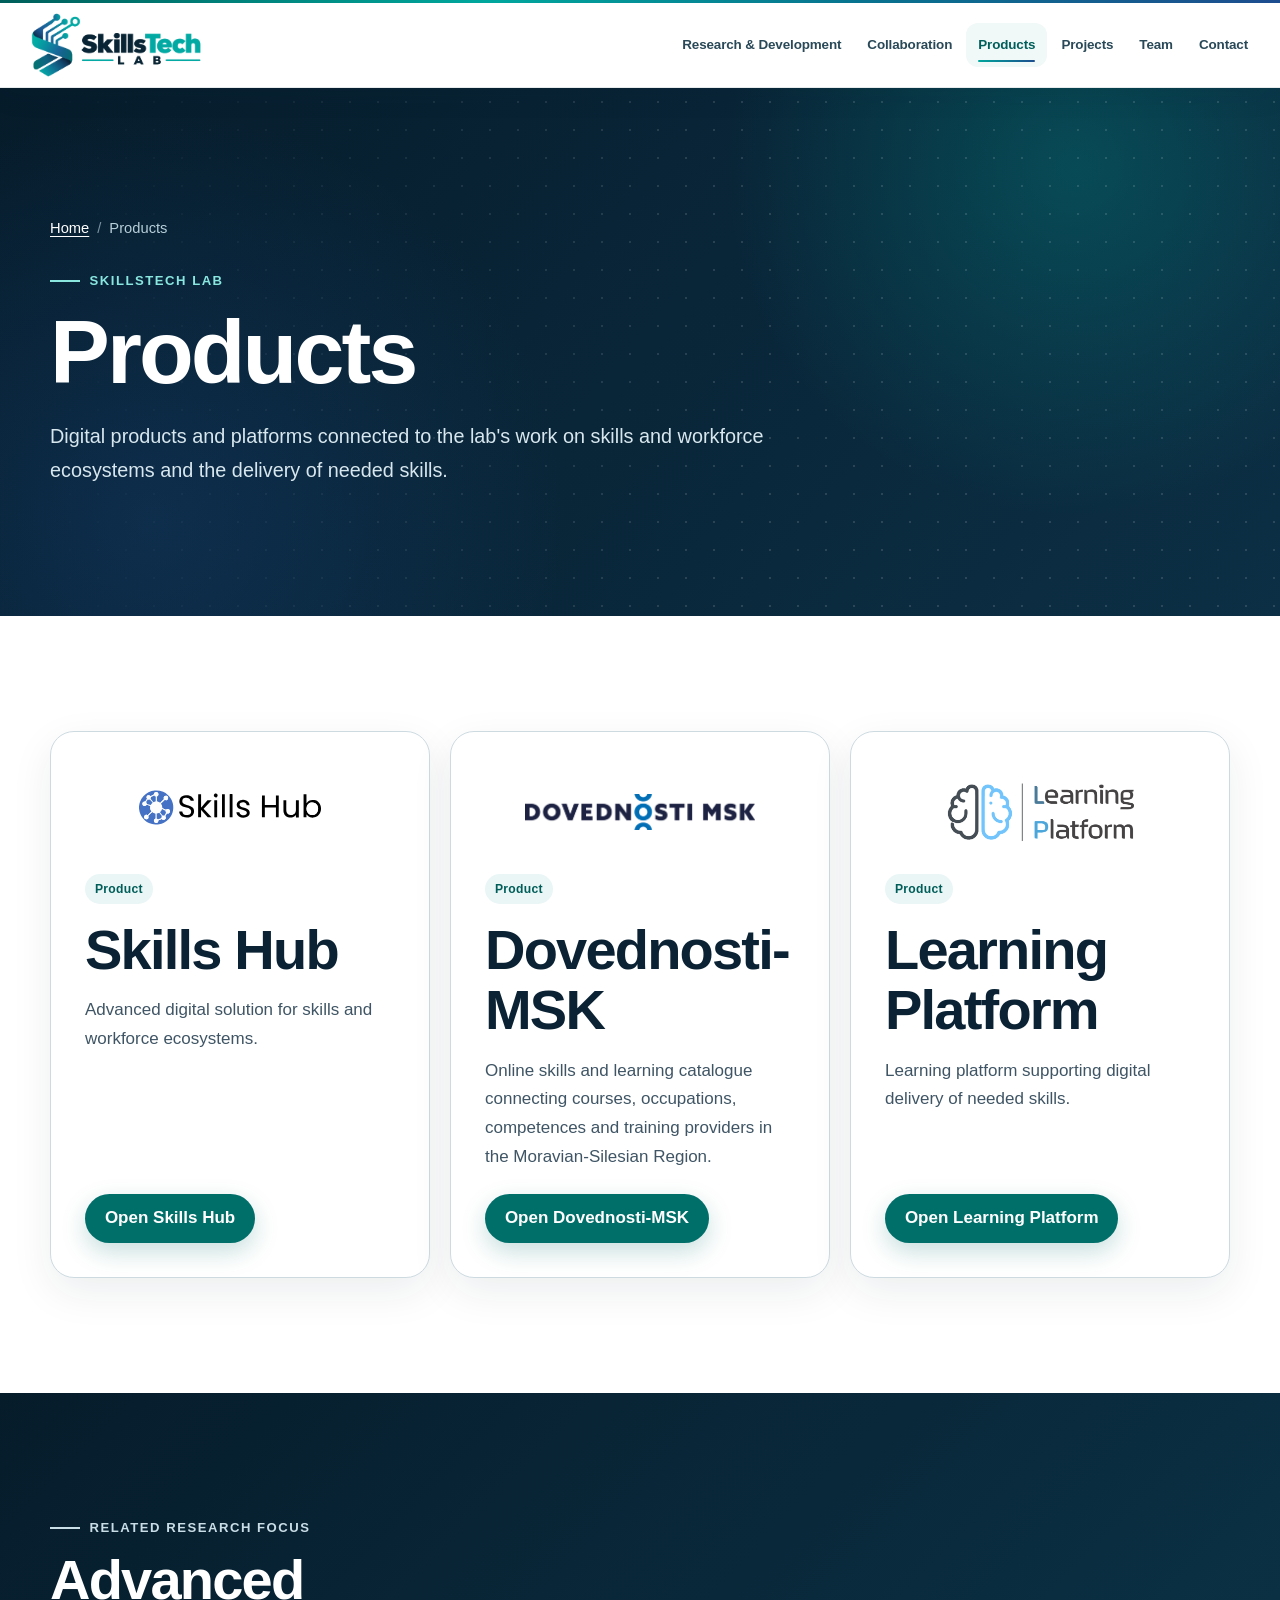
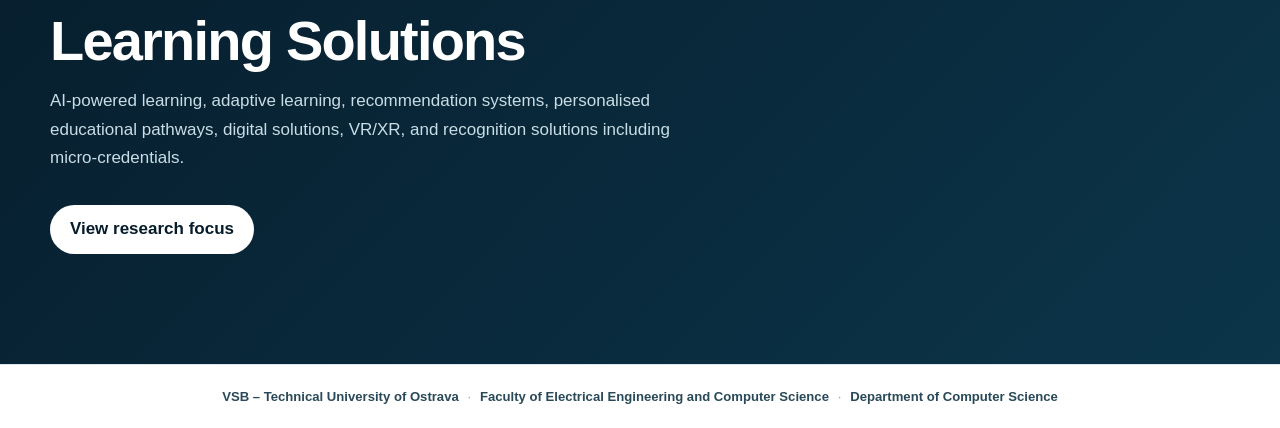
<file: products.html>
<!DOCTYPE html>

<html lang="en"><head><meta charset="utf-8"/><meta content="width=device-width, initial-scale=1" name="viewport"/><title>Products | SkillsTech Lab</title><link href="styles.css" rel="stylesheet"/><link href="assets/favicon-32.png" rel="icon" sizes="32x32" type="image/png"/><link href="assets/favicon-192.png" rel="icon" sizes="192x192" type="image/png"/><link href="assets/apple-touch-icon.png" rel="apple-touch-icon" sizes="180x180"/></head><body style="margin:0"><header class="demo-header"><div aria-hidden="true" class="demo-header-accent"></div><div class="demo-nav"><a class="demo-brand" href="index.html"><img alt="SkillsTech Lab" class="demo-brand-logo" src="assets/skillstech-lab-horizontal.png"/></a><button aria-controls="demo-primary-nav" aria-expanded="false" aria-label="Open navigation menu" class="demo-menu-toggle" type="button"><svg aria-hidden="true" viewbox="0 0 24 24"><path class="demo-menu-line demo-menu-line--top" d="M4 6h16"></path><path class="demo-menu-line demo-menu-line--middle" d="M4 12h16"></path><path class="demo-menu-line demo-menu-line--bottom" d="M4 18h16"></path></svg></button><nav aria-label="Primary" data-open="false" id="demo-primary-nav"><a href="research-development.html">Research &amp; Development</a><a href="strategic-collaboration-network.html">Collaboration</a><a aria-current="page" href="products.html">Products</a><a href="projects.html">Projects</a><a href="team.html">Team</a><a href="contact.html">Contact</a></nav></div></header><div class="stl-site" id="stl-content">
<!-- Source basis: PPT slide 2 (product list) and slide 5 (advanced digital solutions / learning). -->
<section aria-labelledby="stl-page-title" class="stl-page-hero stl-full-bleed">
<div class="stl-container">
<nav aria-label="Breadcrumb" class="stl-breadcrumbs"><a href="index.html">Home</a><span aria-hidden="true">/</span><span>Products</span></nav>
<p class="stl-kicker">SkillsTech Lab</p>
<h1 id="stl-page-title">Products</h1>
<p class="stl-lead">Digital products and platforms connected to the lab's work on skills and workforce ecosystems and the delivery of needed skills.</p>
</div>
</section>
<section class="stl-section stl-section--logo-wall stl-full-bleed">
<div class="stl-container">
<div class="stl-grid stl-grid--3">
<article class="stl-card stl-product-card"><div class="stl-product-logo"><img alt="" decoding="async" loading="lazy" src="assets/skills-hub-logo.svg"/></div><span class="stl-chip">Product</span><h2>Skills Hub</h2><p>Advanced digital solution for skills and workforce ecosystems.</p><div class="stl-actions"><a class="stl-button" href="https://skills-hub.eu/home">Open Skills Hub</a></div></article>
<article class="stl-card stl-product-card"><div class="stl-product-logo"><img alt="" decoding="async" loading="lazy" src="assets/dovednosti-msk-logo.png"/></div><span class="stl-chip">Product</span><h2>Dovednosti-MSK</h2><p>Online skills and learning catalogue connecting courses, occupations, competences and training providers in the Moravian-Silesian Region.</p><div class="stl-actions"><a class="stl-button" href="https://dovednosti-msk.cz/home">Open Dovednosti-MSK</a></div></article>
<article class="stl-card stl-product-card"><div class="stl-product-logo"><img alt="" decoding="async" loading="lazy" src="assets/learning-platform-logo.png"/></div><span class="stl-chip">Product</span><h2>Learning Platform</h2><p>Learning platform supporting digital delivery of needed skills.</p><div class="stl-actions"><a class="stl-button" href="https://learn.skills-hub.eu/">Open Learning Platform</a></div></article>
</div>
</div>
</section>
<section class="stl-endcap stl-full-bleed">
<div class="stl-container">
<p class="stl-kicker">Related research focus</p>
<h2>Advanced Learning Solutions</h2>
<p>AI-powered learning, adaptive learning, recommendation systems, personalised educational pathways, digital solutions, VR/XR, and recognition solutions including micro-credentials.</p>
<div class="stl-actions"><a class="stl-button stl-button--light" href="research-development.html#advanced-learning">View research focus</a></div>
</div>
</section>
</div>
<footer class="demo-footer"><div class="demo-footer-inner"><nav aria-label="Institution links" class="demo-footer-links"><a href="https://www.vsb.cz/en" rel="noopener noreferrer" target="_blank">VSB – Technical University of Ostrava</a><span aria-hidden="true">·</span><a href="https://www.fei.vsb.cz/en/faculty/" rel="noopener noreferrer" target="_blank">Faculty of Electrical Engineering and Computer Science</a><span aria-hidden="true">·</span><a href="https://www.fei.vsb.cz/460/en" rel="noopener noreferrer" target="_blank">Department of Computer Science</a></nav></div></footer>
<script defer="True" src="mobile-menu.js"></script></body></html>
</file>
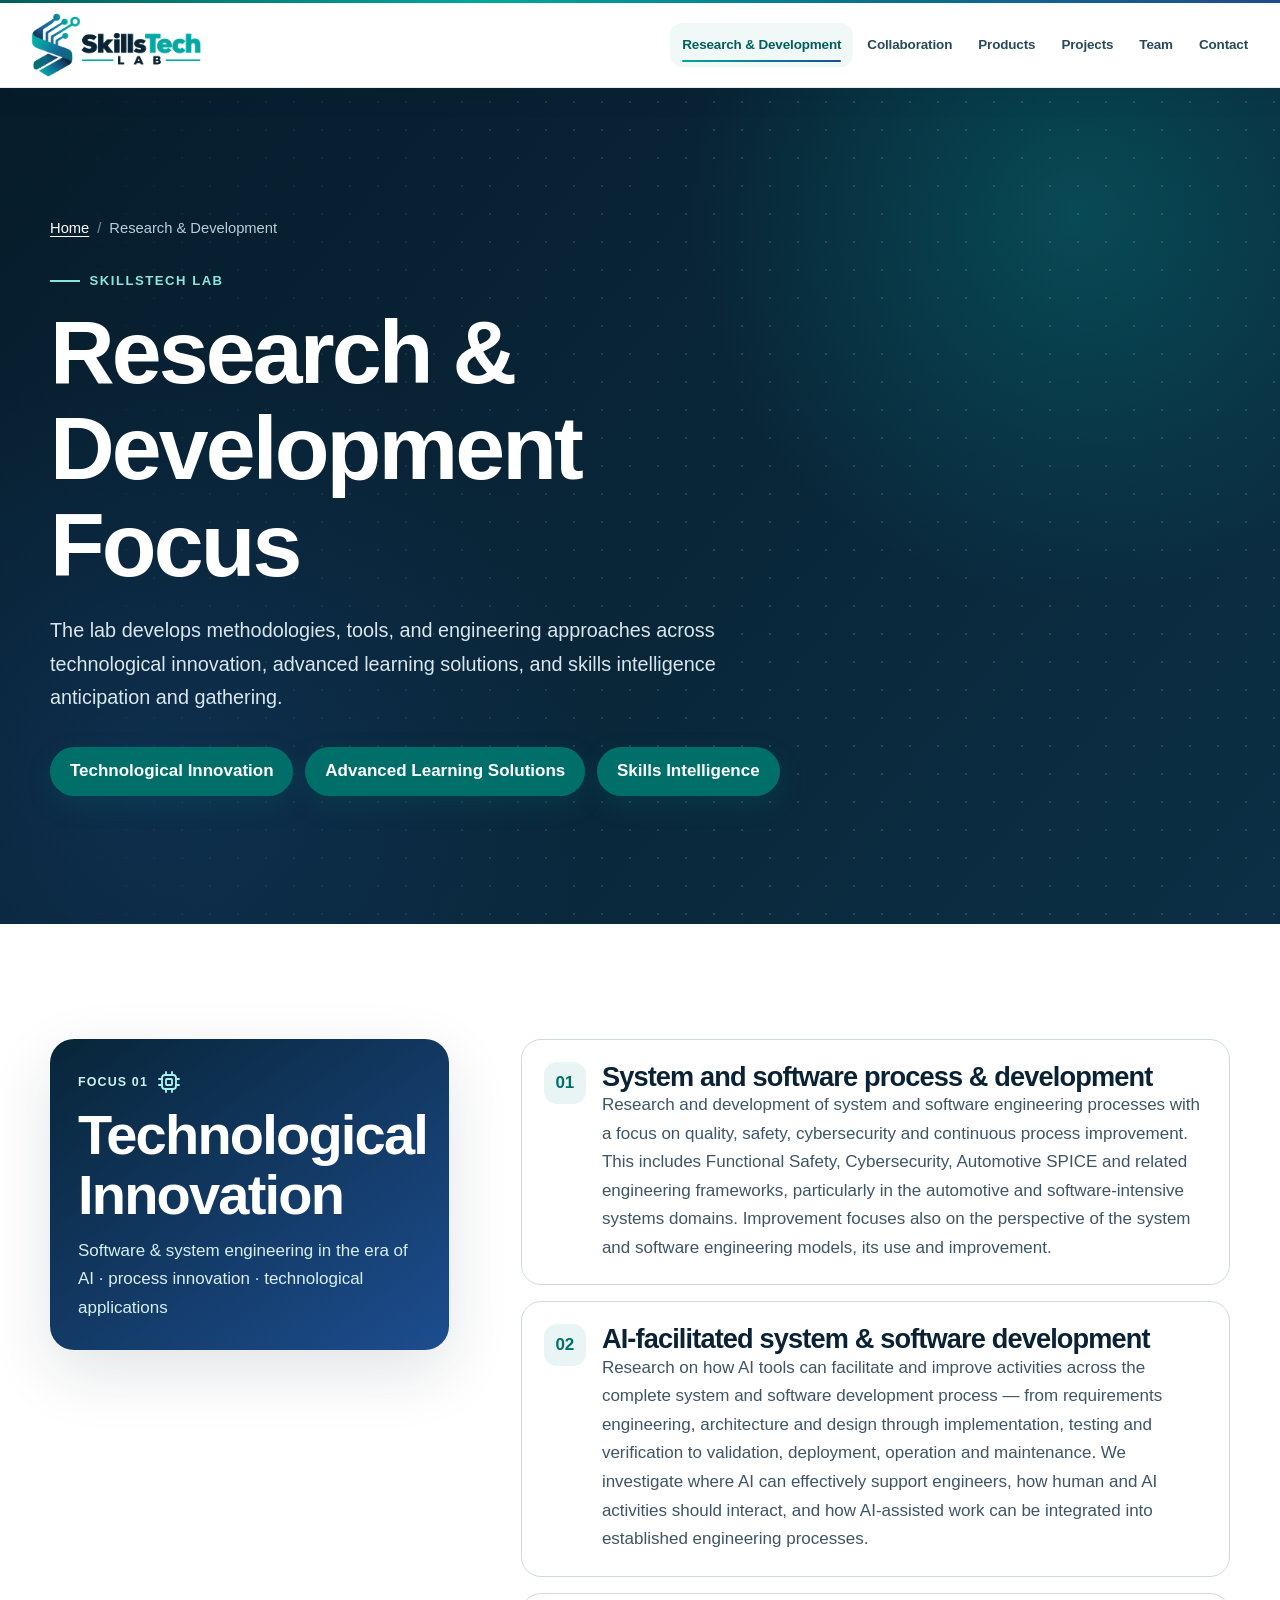
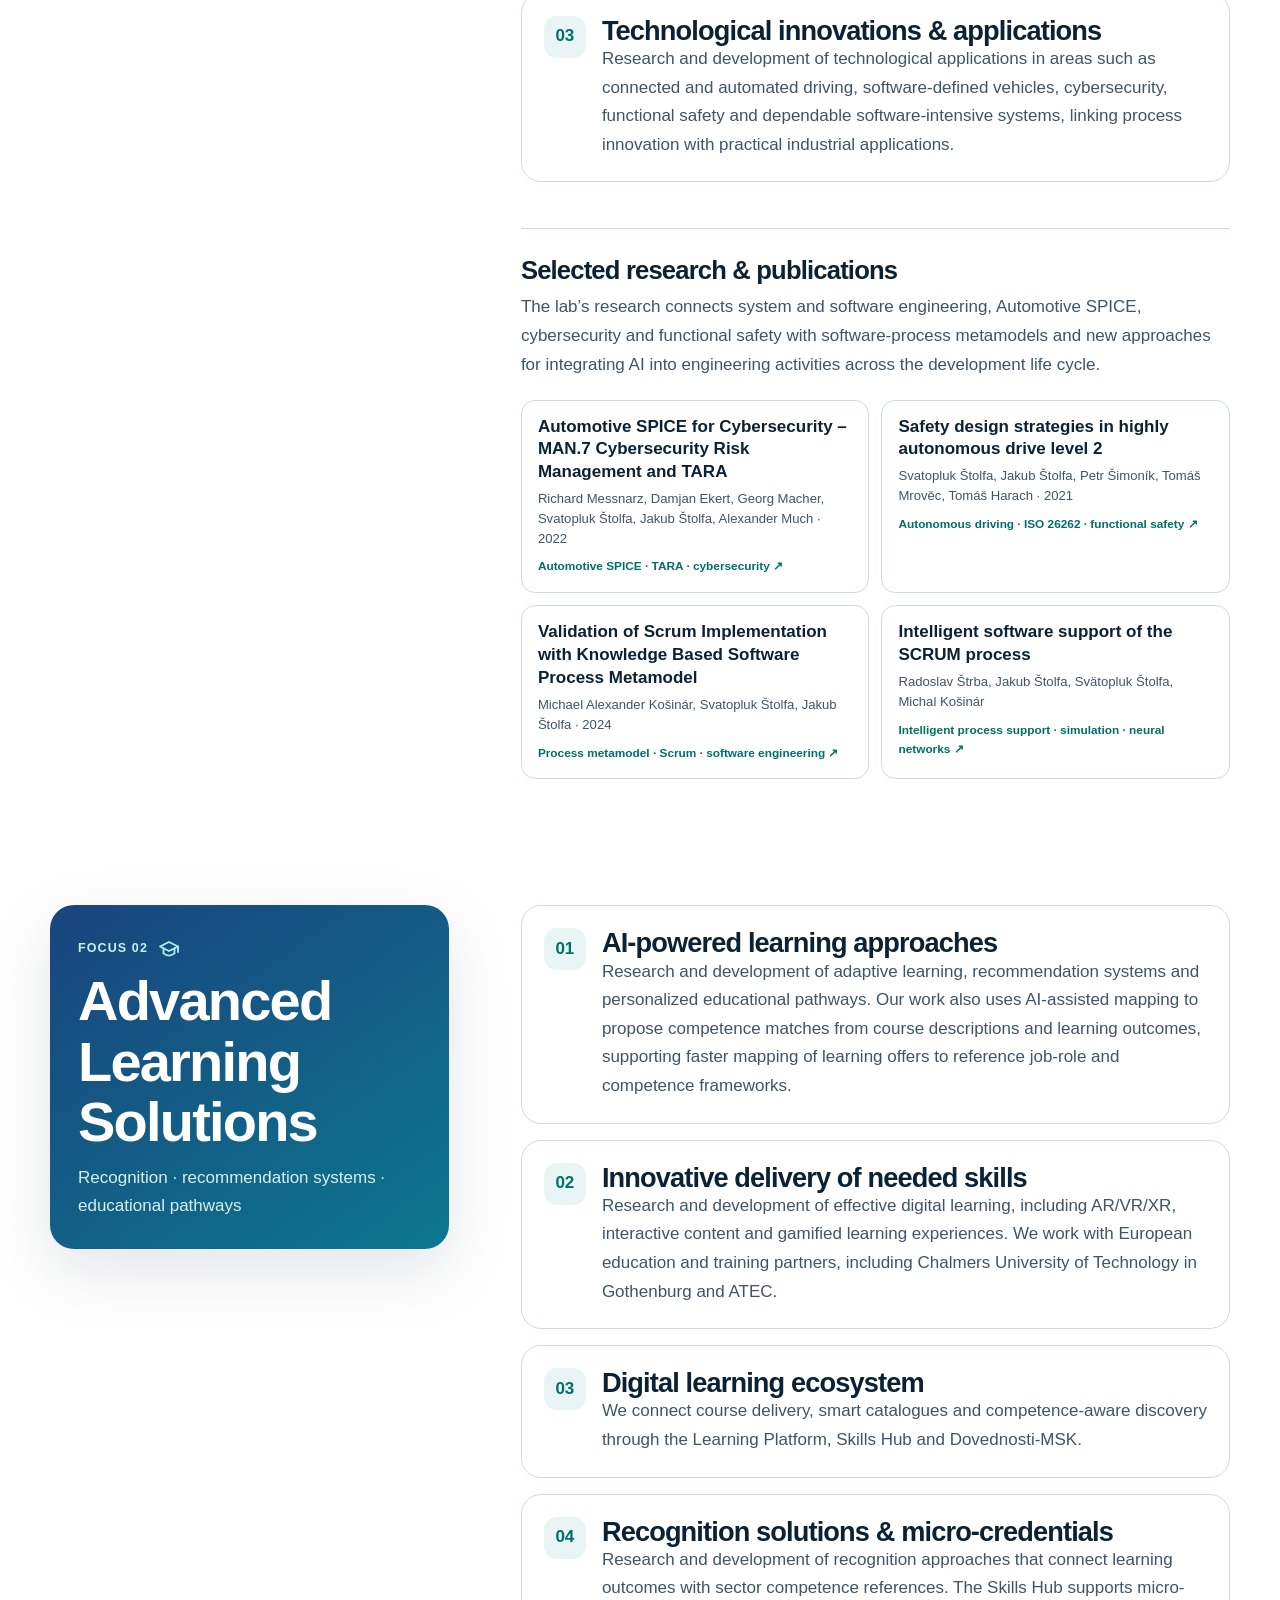
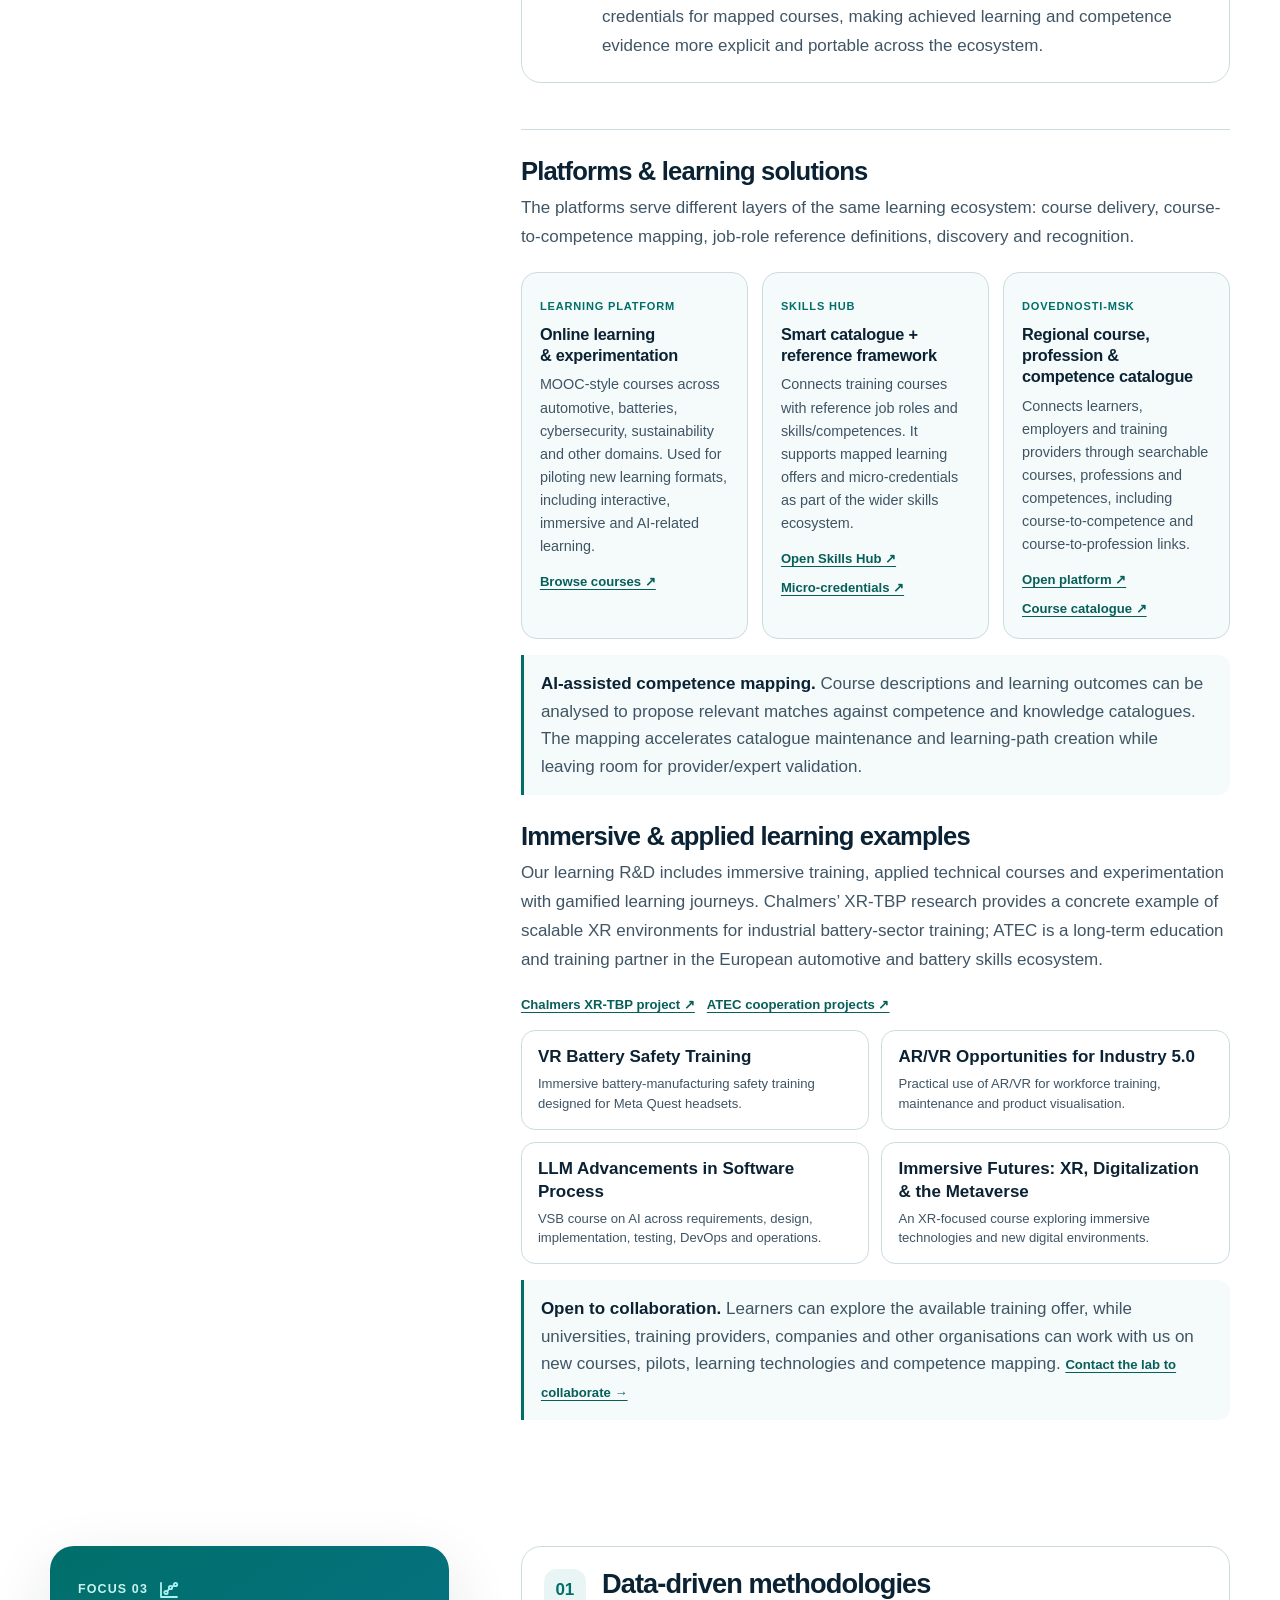
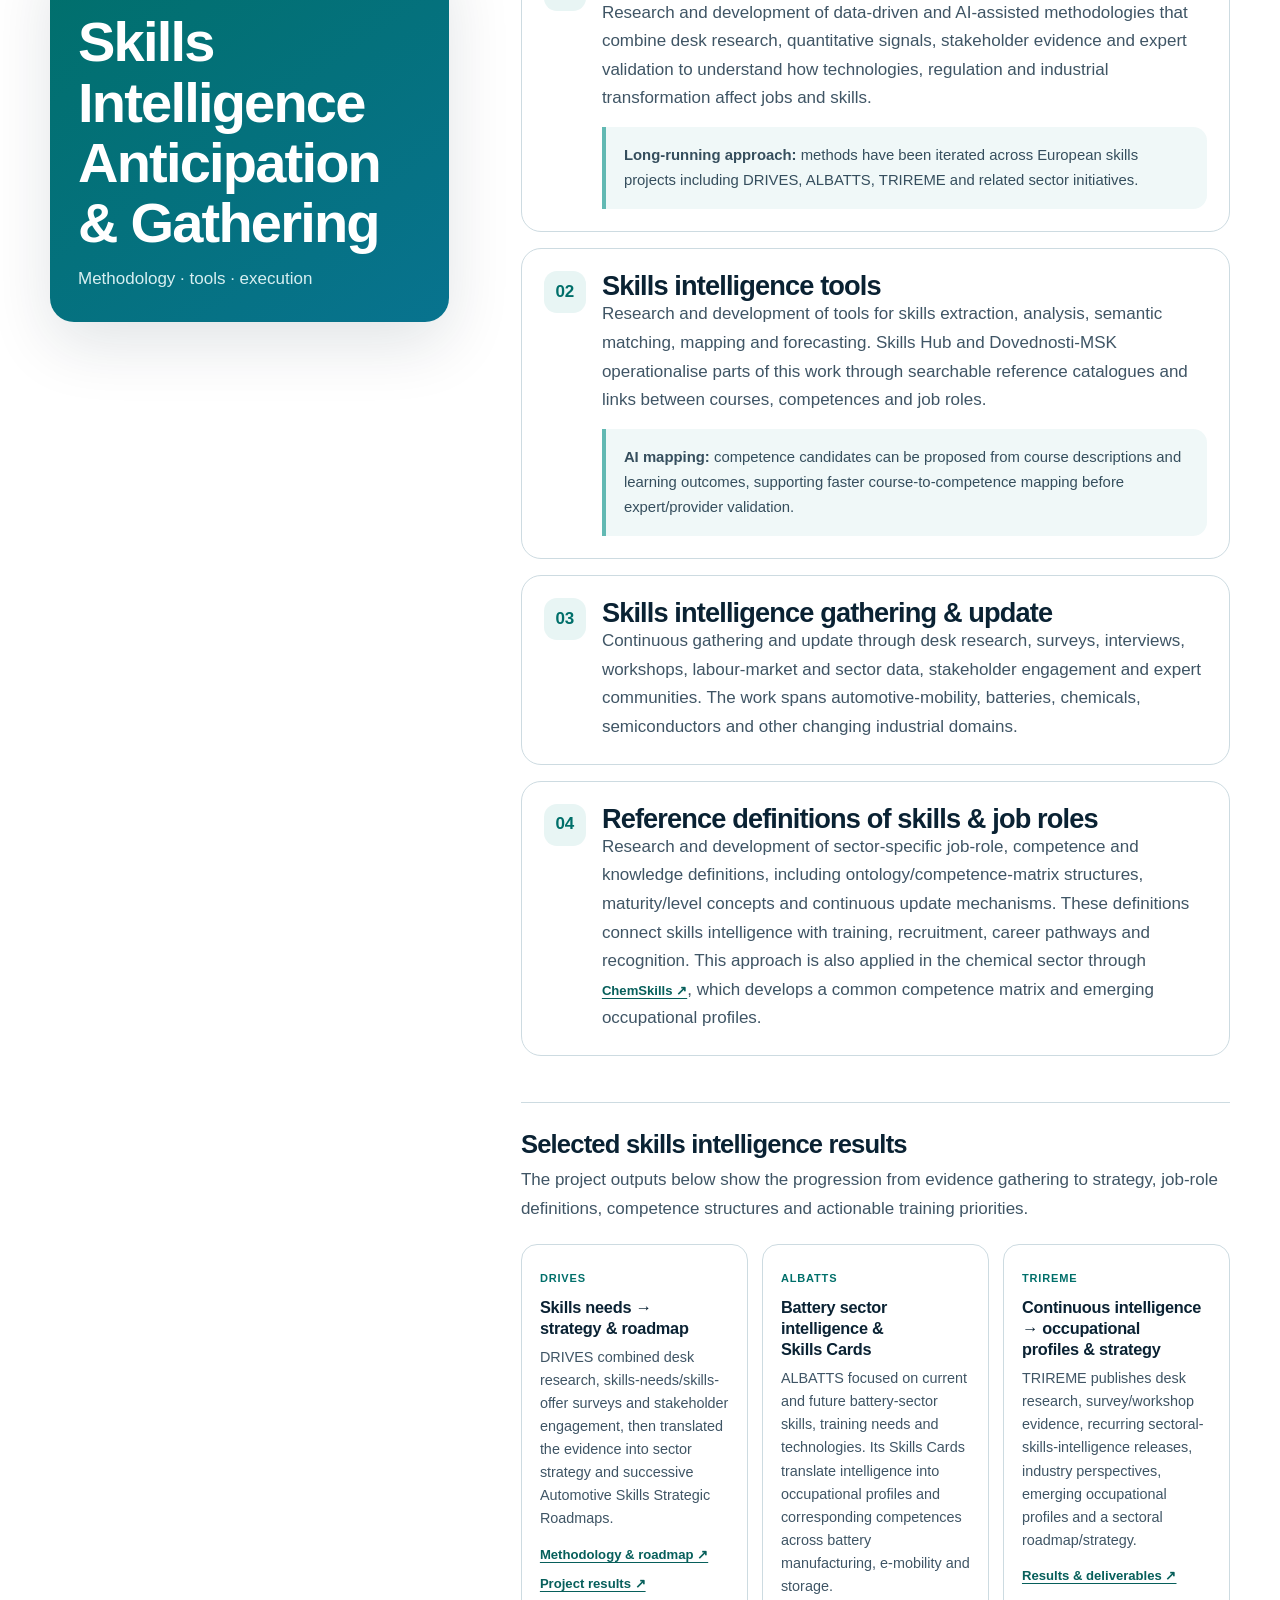
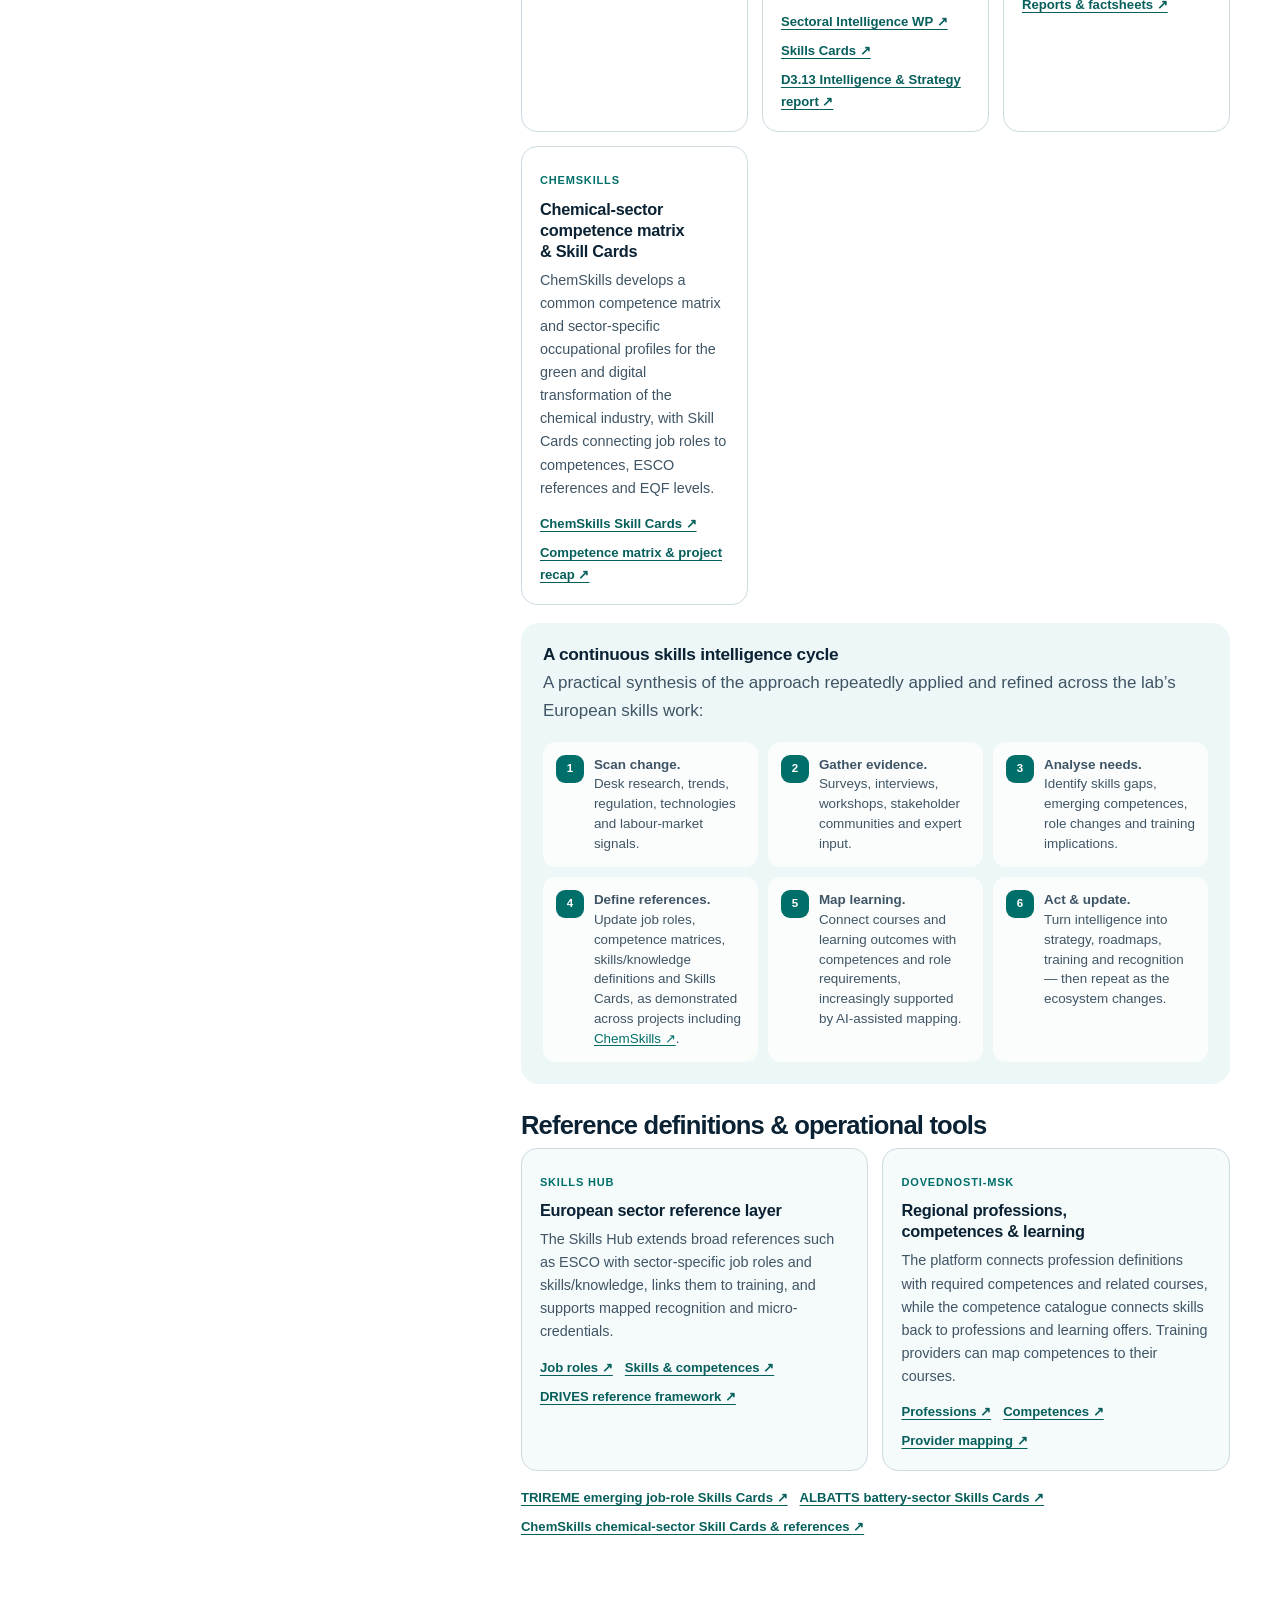
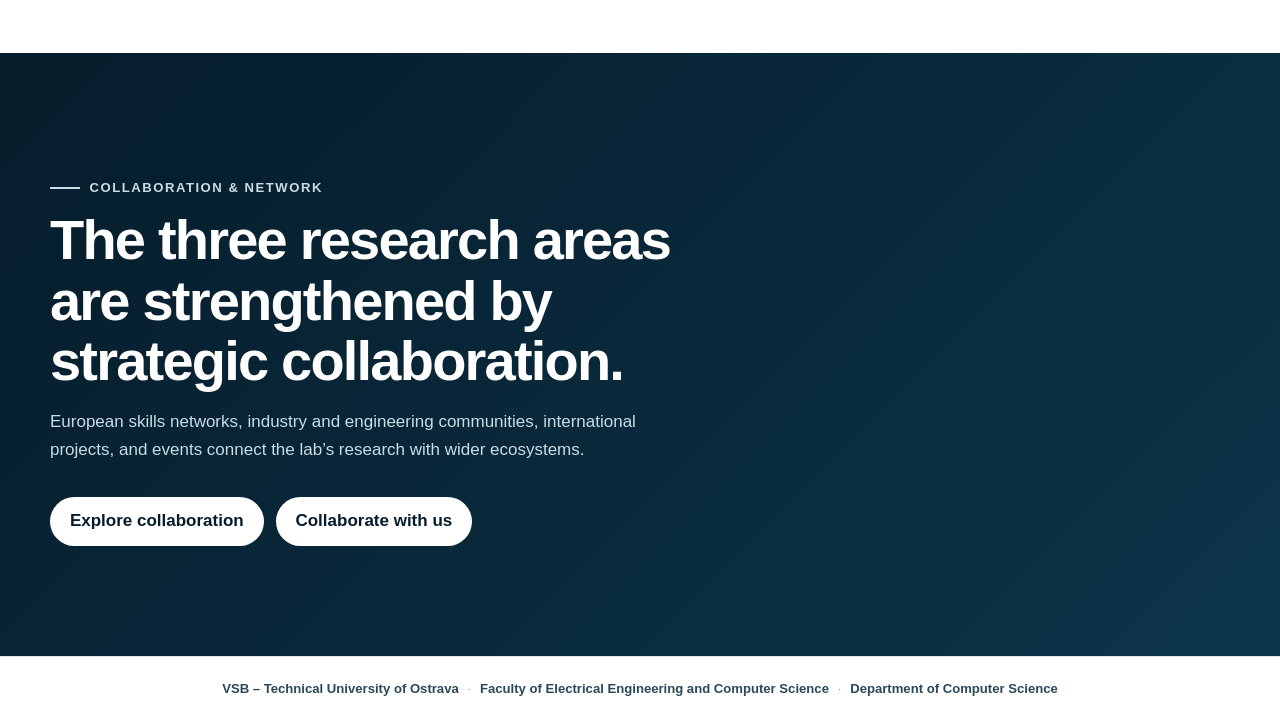
<file: research-development.html>
<!DOCTYPE html>

<html lang="en">
<head>
<meta charset="utf-8"/>
<meta content="width=device-width, initial-scale=1" name="viewport"/>
<title>Research &amp; Development Focus | SkillsTech Lab</title>
<link href="styles.css" rel="stylesheet"/><link href="assets/favicon-32.png" rel="icon" sizes="32x32" type="image/png"/><link href="assets/favicon-192.png" rel="icon" sizes="192x192" type="image/png"/><link href="assets/apple-touch-icon.png" rel="apple-touch-icon" sizes="180x180"/>
<style>
html {
    scroll-behavior: smooth;
}

.stl-focus-jump {
    display: flex;
    flex-wrap: wrap;
    gap: 12px;
    margin-top: 28px;
}

.stl-focus-jump a {
    display: inline-flex;
    align-items: center;
    justify-content: center;
    text-decoration: none;
}

#technological-innovation,
#advanced-learning,
#skills-intelligence {
    scroll-margin-top: 110px;
}
</style>
</head>
<body style="margin:0">
<header class="demo-header"><div aria-hidden="true" class="demo-header-accent"></div><div class="demo-nav"><a class="demo-brand" href="index.html"><img alt="SkillsTech Lab" class="demo-brand-logo" src="assets/skillstech-lab-horizontal.png"/></a><button aria-controls="demo-primary-nav" aria-expanded="false" aria-label="Open navigation menu" class="demo-menu-toggle" type="button"><svg aria-hidden="true" viewbox="0 0 24 24"><path class="demo-menu-line demo-menu-line--top" d="M4 6h16"></path><path class="demo-menu-line demo-menu-line--middle" d="M4 12h16"></path><path class="demo-menu-line demo-menu-line--bottom" d="M4 18h16"></path></svg></button><nav aria-label="Primary" data-open="false" id="demo-primary-nav"><a aria-current="page" href="research-development.html">Research &amp; Development</a><a href="strategic-collaboration-network.html">Collaboration</a><a href="products.html">Products</a><a href="projects.html">Projects</a><a href="team.html">Team</a><a href="contact.html">Contact</a></nav></div></header>
<div class="stl-site" id="stl-content">
<section aria-labelledby="stl-page-title" class="stl-page-hero stl-full-bleed">
<div class="stl-container">
<nav aria-label="Breadcrumb" class="stl-breadcrumbs"><a href="index.html">Home</a><span aria-hidden="true">/</span><span>Research &amp; Development</span></nav>
<p class="stl-kicker">SkillsTech Lab</p>
<h1 id="stl-page-title">Research &amp; Development Focus</h1>
<p class="stl-lead">The lab develops methodologies, tools, and engineering approaches across technological innovation, advanced learning solutions, and skills intelligence anticipation and gathering.</p>
<div aria-label="Jump to research area" class="stl-actions stl-focus-jump">
<a class="stl-button" href="#technological-innovation">Technological Innovation</a>
<a class="stl-button" href="#advanced-learning">Advanced Learning Solutions</a>
<a class="stl-button" href="#skills-intelligence">Skills Intelligence</a>
</div>
</div>
</section>
<section class="stl-section">
<div class="stl-container">
<article class="stl-pillar" id="technological-innovation">
<div class="stl-pillar-label stl-pillar-label--navy">
<div class="stl-pillar-focus">
<span>Focus 01</span>
<img alt="" aria-hidden="true" src="assets/icon-technological-innovation.svg"/>
</div>
<h2>Technological Innovation</h2>
<p>
            Software &amp; system engineering in the era of AI ·
            process innovation · technological applications
        </p>
</div>
<div class="stl-pillar-content">
<!-- 01 -->
<div class="stl-point">
<div class="stl-point-index">01</div>
<div>
<h3>System and software process &amp; development</h3>
<p>
                    Research and development of system and software engineering
                    processes with a focus on quality, safety, cybersecurity and
                    continuous process improvement. This includes Functional Safety,
                    Cybersecurity, Automotive SPICE and related engineering frameworks,
                    particularly in the automotive and software-intensive systems domains.
                    Improvement focuses also on the perspective of the system and software
                    engineering models, its use and improvement.
                </p>
</div>
</div>
<!-- 02 -->
<div class="stl-point">
<div class="stl-point-index">02</div>
<div>
<h3>AI-facilitated system &amp; software development</h3>
<p>
                    Research on how AI tools can facilitate and improve activities
                    across the complete system and software development process —
                    from requirements engineering, architecture and design through
                    implementation, testing and verification to validation,
                    deployment, operation and maintenance. We investigate where AI
                    can effectively support engineers, how human and AI activities
                    should interact, and how AI-assisted work can be integrated into
                    established engineering processes.
                </p>
</div>
</div>
<!-- 03 -->
<div class="stl-point">
<div class="stl-point-index">03</div>
<div>
<h3>Technological innovations &amp; applications</h3>
<p>
                    Research and development of technological applications in areas
                    such as connected and automated driving, software-defined vehicles,
                    cybersecurity, functional safety and dependable software-intensive
                    systems, linking process innovation with practical industrial
                    applications.
                </p>
</div>
</div>
<!-- Research and publications -->
<div class="stl-rd-expansion">
<h3>Selected research &amp; publications</h3>
<p class="stl-rd-intro">
                The lab’s research connects system and software engineering,
                Automotive SPICE, cybersecurity and functional safety with
                software-process metamodels and new approaches for integrating
                AI into engineering activities across the development life cycle.
            </p>
<div class="stl-publication-grid">
<a class="stl-publication-card" href="https://tugraz.elsevierpure.com/en/publications/automotive-spice-for-cybersecurity-man7-cybersecurity-risk-manage/" rel="noopener noreferrer" target="_blank">
<strong>Automotive SPICE for Cybersecurity – MAN.7 Cybersecurity Risk Management and TARA</strong>
<span>Richard Messnarz, Damjan Ekert, Georg Macher, Svatopluk Štolfa, Jakub Štolfa, Alexander Much · 2022</span>
<em>Automotive SPICE · TARA · cybersecurity ↗</em>
</a>
<a class="stl-publication-card" href="https://dspace.vsb.cz/items/ac632e9e-a543-45ad-ba8e-ec205d96f37b" rel="noopener noreferrer" target="_blank">
<strong>Safety design strategies in highly autonomous drive level 2</strong>
<span>Svatopluk Štolfa, Jakub Štolfa, Petr Šimoník, Tomáš Mrověc, Tomáš Harach · 2021</span>
<em>Autonomous driving · ISO 26262 · functional safety ↗</em>
</a>
<a class="stl-publication-card" href="https://doi.org/10.1007/978-3-031-71142-8_22" rel="noopener noreferrer" target="_blank">
<strong>Validation of Scrum Implementation with Knowledge Based Software Process Metamodel</strong>
<span>Michael Alexander Košinár, Svatopluk Štolfa, Jakub Štolfa · 2024</span>
<em>Process metamodel · Scrum · software engineering ↗</em>
</a>
<a class="stl-publication-card" href="https://doi.org/10.3233/978-1-61499-472-5-408" rel="noopener noreferrer" target="_blank">
<strong>Intelligent software support of the SCRUM process</strong>
<span>Radoslav Štrba, Jakub Štolfa, Svätopluk Štolfa, Michal Košinár</span>
<em>Intelligent process support · simulation · neural networks ↗</em>
</a>
</div>
</div>
</div>
</article>
<article class="stl-pillar" id="advanced-learning">
<div class="stl-pillar-label stl-pillar-label--blue">
<div class="stl-pillar-focus"><span>Focus 02</span><img alt="" aria-hidden="true" src="assets/icon-advanced-learning.svg"/></div>
<h2>Advanced Learning Solutions</h2>
<p>Recognition · recommendation systems · educational pathways</p>
</div>
<div class="stl-pillar-content">
<div class="stl-point"><div class="stl-point-index">01</div><div><h3>AI-powered learning approaches</h3><p>Research and development of adaptive learning, recommendation systems and personalized educational pathways. Our work also uses AI-assisted mapping to propose competence matches from course descriptions and learning outcomes, supporting faster mapping of learning offers to reference job-role and competence frameworks.</p></div></div>
<div class="stl-point"><div class="stl-point-index">02</div><div><h3>Innovative delivery of needed skills</h3><p>Research and development of effective digital learning, including AR/VR/XR, interactive content and gamified learning experiences. We work with European education and training partners, including Chalmers University of Technology in Gothenburg and ATEC.</p></div></div>
<div class="stl-point"><div class="stl-point-index">03</div><div><h3>Digital learning ecosystem</h3><p>We connect course delivery, smart catalogues and competence-aware discovery through the Learning Platform, Skills Hub and Dovednosti-MSK.</p></div></div>
<div class="stl-point"><div class="stl-point-index">04</div><div><h3>Recognition solutions &amp; micro-credentials</h3><p>Research and development of recognition approaches that connect learning outcomes with sector competence references. The Skills Hub supports micro-credentials for mapped courses, making achieved learning and competence evidence more explicit and portable across the ecosystem.</p></div></div>
<div class="stl-rd-expansion">
<h3>Platforms &amp; learning solutions</h3>
<p class="stl-rd-intro">The platforms serve different layers of the same learning ecosystem: course delivery, course-to-competence mapping, job-role reference definitions, discovery and recognition.</p>
<div class="stl-resource-grid">
<div class="stl-resource-card stl-resource-card--tint"><span class="stl-resource-eyebrow">Learning Platform</span><h4>Online learning &amp; experimentation</h4><p>MOOC-style courses across automotive, batteries, cybersecurity, sustainability and other domains. Used for piloting new learning formats, including interactive, immersive and AI-related learning.</p><div class="stl-resource-links"><a href="https://learn.skills-hub.eu/course/" rel="noopener noreferrer" target="_blank">Browse courses ↗</a></div></div>
<div class="stl-resource-card stl-resource-card--tint"><span class="stl-resource-eyebrow">Skills Hub</span><h4>Smart catalogue + reference framework</h4><p>Connects training courses with reference job roles and skills/competences. It supports mapped learning offers and micro-credentials as part of the wider skills ecosystem.</p><div class="stl-resource-links"><a href="https://skills-hub.eu/home" rel="noopener noreferrer" target="_blank">Open Skills Hub ↗</a><a href="https://skills-hub.eu/about-us" rel="noopener noreferrer" target="_blank">Micro-credentials ↗</a></div></div>
<div class="stl-resource-card stl-resource-card--tint"><span class="stl-resource-eyebrow">Dovednosti-MSK</span><h4>Regional course, profession &amp; competence catalogue</h4><p>Connects learners, employers and training providers through searchable courses, professions and competences, including course-to-competence and course-to-profession links.</p><div class="stl-resource-links"><a href="https://dovednosti-msk.cz/home" rel="noopener noreferrer" target="_blank">Open platform ↗</a><a href="https://dovednosti-msk.cz/katalog-kurzu" rel="noopener noreferrer" target="_blank">Course catalogue ↗</a></div></div>
</div>
<div class="stl-note-box"><strong>AI-assisted competence mapping.</strong> Course descriptions and learning outcomes can be analysed to propose relevant matches against competence and knowledge catalogues. The mapping accelerates catalogue maintenance and learning-path creation while leaving room for provider/expert validation.</div>
<h3 style="margin-top:28px">Immersive &amp; applied learning examples</h3>
<p class="stl-rd-intro">Our learning R&amp;D includes immersive training, applied technical courses and experimentation with gamified learning journeys. Chalmers’ XR-TBP research provides a concrete example of scalable XR environments for industrial battery-sector training; ATEC is a long-term education and training partner in the European automotive and battery skills ecosystem.</p>
<div class="stl-resource-links"><a href="https://research.chalmers.se/en/project/12059" rel="noopener noreferrer" target="_blank">Chalmers XR-TBP project ↗</a><a href="https://www.atec.pt/academia-formacao-atec/projetos-de-cooperacao.html" rel="noopener noreferrer" target="_blank">ATEC cooperation projects ↗</a></div>
<div class="stl-course-grid">
<a class="stl-course-link" href="https://learn.skills-hub.eu/course/view.php?id=262" rel="noopener noreferrer" target="_blank"><strong>VR Battery Safety Training</strong><span>Immersive battery-manufacturing safety training designed for Meta Quest headsets.</span></a>
<a class="stl-course-link" href="https://learn.skills-hub.eu/course/view.php?id=151" rel="noopener noreferrer" target="_blank"><strong>AR/VR Opportunities for Industry 5.0</strong><span>Practical use of AR/VR for workforce training, maintenance and product visualisation.</span></a>
<a class="stl-course-link" href="https://learn.skills-hub.eu/course/view.php?id=220" rel="noopener noreferrer" target="_blank"><strong>LLM Advancements in Software Process</strong><span>VSB course on AI across requirements, design, implementation, testing, DevOps and operations.</span></a>
<a class="stl-course-link" href="https://learn.skills-hub.eu/course/view.php?id=167" rel="noopener noreferrer" target="_blank"><strong>Immersive Futures: XR, Digitalization &amp; the Metaverse</strong><span>An XR-focused course exploring immersive technologies and new digital environments.</span></a>
</div>
<div class="stl-note-box"><strong>Open to collaboration.</strong> Learners can explore the available training offer, while universities, training providers, companies and other organisations can work with us on new courses, pilots, learning technologies and competence mapping. <a class="stl-inline-link" href="contact.html">Contact the lab to collaborate →</a></div>
</div>
</div>
</article>
<article class="stl-pillar" id="skills-intelligence">
<div class="stl-pillar-label">
<div class="stl-pillar-focus"><span>Focus 03</span><img alt="" aria-hidden="true" src="assets/icon-skills-intelligence.svg"/></div>
<h2>Skills Intelligence Anticipation &amp; Gathering</h2>
<p>Methodology · tools · execution</p>
</div>
<div class="stl-pillar-content">
<div class="stl-point"><div class="stl-point-index">01</div><div><h3>Data-driven methodologies</h3><p>Research and development of data-driven and AI-assisted methodologies that combine desk research, quantitative signals, stakeholder evidence and expert validation to understand how technologies, regulation and industrial transformation affect jobs and skills.</p><div class="stl-evidence"><strong>Long-running approach:</strong> methods have been iterated across European skills projects including DRIVES, ALBATTS, TRIREME and related sector initiatives.</div></div></div>
<div class="stl-point"><div class="stl-point-index">02</div><div><h3>Skills intelligence tools</h3><p>Research and development of tools for skills extraction, analysis, semantic matching, mapping and forecasting. Skills Hub and Dovednosti-MSK operationalise parts of this work through searchable reference catalogues and links between courses, competences and job roles.</p><div class="stl-evidence"><strong>AI mapping:</strong> competence candidates can be proposed from course descriptions and learning outcomes, supporting faster course-to-competence mapping before expert/provider validation.</div></div></div>
<div class="stl-point"><div class="stl-point-index">03</div><div><h3>Skills intelligence gathering &amp; update</h3><p>Continuous gathering and update through desk research, surveys, interviews, workshops, labour-market and sector data, stakeholder engagement and expert communities. The work spans automotive-mobility, batteries, chemicals, semiconductors and other changing industrial domains.</p></div></div>
<div class="stl-point"><div class="stl-point-index">04</div><div><h3>Reference definitions of skills &amp; job roles</h3><p>Research and development of sector-specific job-role, competence and knowledge definitions, including ontology/competence-matrix structures, maturity/level concepts and continuous update mechanisms. These definitions connect skills intelligence with training, recruitment, career pathways and recognition. This approach is also applied in the chemical sector through <a class="stl-inline-link" href="https://www.chemskills.eu/" rel="noopener noreferrer" target="_blank">ChemSkills ↗</a>, which develops a common competence matrix and emerging occupational profiles.</p></div></div>
<div class="stl-rd-expansion">
<h3>Selected skills intelligence results</h3>
<p class="stl-rd-intro">The project outputs below show the progression from evidence gathering to strategy, job-role definitions, competence structures and actionable training priorities.</p>
<div class="stl-resource-grid">
<div class="stl-resource-card"><span class="stl-resource-eyebrow">DRIVES</span><h4>Skills needs → strategy &amp; roadmap</h4><p>DRIVES combined desk research, skills-needs/skills-offer surveys and stakeholder engagement, then translated the evidence into sector strategy and successive Automotive Skills Strategic Roadmaps.</p><div class="stl-resource-links"><a href="https://project-drives.automotive-skills-alliance.eu/en/sectorintelligence.html" rel="noopener noreferrer" target="_blank">Methodology &amp; roadmap ↗</a><a href="https://project-drives.automotive-skills-alliance.eu/en/results.html" rel="noopener noreferrer" target="_blank">Project results ↗</a></div></div>
<div class="stl-resource-card"><span class="stl-resource-eyebrow">ALBATTS</span><h4>Battery sector intelligence &amp; Skills Cards</h4><p>ALBATTS focused on current and future battery-sector skills, training needs and technologies. Its Skills Cards translate intelligence into occupational profiles and corresponding competences across battery manufacturing, e-mobility and storage.</p><div class="stl-resource-links"><a href="https://www.project-albatts.eu/en/workpackage" rel="noopener noreferrer" target="_blank">Sectoral Intelligence WP ↗</a><a href="https://www.project-albatts.eu/en/skillscards" rel="noopener noreferrer" target="_blank">Skills Cards ↗</a><a href="https://www.project-albatts.eu/Media/Publications/95/Publications_95_20231212_121521.pdf" rel="noopener noreferrer" target="_blank">D3.13 Intelligence &amp; Strategy report ↗</a></div></div>
<div class="stl-resource-card"><span class="stl-resource-eyebrow">TRIREME</span><h4>Continuous intelligence → occupational profiles &amp; strategy</h4><p>TRIREME publishes desk research, survey/workshop evidence, recurring sectoral-skills-intelligence releases, industry perspectives, emerging occupational profiles and a sectoral roadmap/strategy.</p><div class="stl-resource-links"><a href="https://project-trireme.eu/en/listdeliverables" rel="noopener noreferrer" target="_blank">Results &amp; deliverables ↗</a><a href="https://project-trireme.eu/en/publications" rel="noopener noreferrer" target="_blank">Reports &amp; factsheets ↗</a></div></div>
<div class="stl-resource-card"><span class="stl-resource-eyebrow">ChemSkills</span><h4>Chemical-sector competence matrix &amp; Skill Cards</h4><p>ChemSkills develops a common competence matrix and sector-specific occupational profiles for the green and digital transformation of the chemical industry, with Skill Cards connecting job roles to competences, ESCO references and EQF levels.</p><div class="stl-resource-links"><a href="https://www.chemskills.eu/skill-cards" rel="noopener noreferrer" target="_blank">ChemSkills Skill Cards ↗</a><a href="https://www.chemskills.eu/news/two-years-making-chemskills-recap" rel="noopener noreferrer" target="_blank">Competence matrix &amp; project recap ↗</a></div></div>
</div>
<div class="stl-methodology">
<h4>A continuous skills intelligence cycle</h4>
<p>A practical synthesis of the approach repeatedly applied and refined across the lab’s European skills work:</p>
<div class="stl-method-grid">
<div class="stl-method-step"><b>1</b><span><strong>Scan change.</strong><br/>Desk research, trends, regulation, technologies and labour-market signals.</span></div>
<div class="stl-method-step"><b>2</b><span><strong>Gather evidence.</strong><br/>Surveys, interviews, workshops, stakeholder communities and expert input.</span></div>
<div class="stl-method-step"><b>3</b><span><strong>Analyse needs.</strong><br/>Identify skills gaps, emerging competences, role changes and training implications.</span></div>
<div class="stl-method-step"><b>4</b><span><strong>Define references.</strong><br/>Update job roles, competence matrices, skills/knowledge definitions and Skills Cards, as demonstrated across projects including <a href="https://www.chemskills.eu/skill-cards" rel="noopener noreferrer" target="_blank">ChemSkills ↗</a>.</span></div>
<div class="stl-method-step"><b>5</b><span><strong>Map learning.</strong><br/>Connect courses and learning outcomes with competences and role requirements, increasingly supported by AI-assisted mapping.</span></div>
<div class="stl-method-step"><b>6</b><span><strong>Act &amp; update.</strong><br/>Turn intelligence into strategy, roadmaps, training and recognition — then repeat as the ecosystem changes.</span></div>
</div>
</div>
<h3 style="margin-top:28px">Reference definitions &amp; operational tools</h3>
<div class="stl-resource-grid stl-resource-grid--2">
<div class="stl-resource-card stl-resource-card--tint"><span class="stl-resource-eyebrow">Skills Hub</span><h4>European sector reference layer</h4><p>The Skills Hub extends broad references such as ESCO with sector-specific job roles and skills/knowledge, links them to training, and supports mapped recognition and micro-credentials.</p><div class="stl-resource-links"><a href="https://skills-hub.eu/web/guest/job-roles" rel="noopener noreferrer" target="_blank">Job roles ↗</a><a href="https://skills-hub.eu/skills-browsing" rel="noopener noreferrer" target="_blank">Skills &amp; competences ↗</a><a href="https://project-drives.automotive-skills-alliance.eu/en/referenceframework.html" rel="noopener noreferrer" target="_blank">DRIVES reference framework ↗</a></div></div>
<div class="stl-resource-card stl-resource-card--tint"><span class="stl-resource-eyebrow">Dovednosti-MSK</span><h4>Regional professions, competences &amp; learning</h4><p>The platform connects profession definitions with required competences and related courses, while the competence catalogue connects skills back to professions and learning offers. Training providers can map competences to their courses.</p><div class="stl-resource-links"><a href="https://dovednosti-msk.cz/katalog-profesi" rel="noopener noreferrer" target="_blank">Professions ↗</a><a href="https://dovednosti-msk.cz/katalog-kompetenci" rel="noopener noreferrer" target="_blank">Competences ↗</a><a href="https://dovednosti-msk.cz/poskytovatele" rel="noopener noreferrer" target="_blank">Provider mapping ↗</a></div></div>
</div>
<div class="stl-resource-links" style="margin-top:16px"><a href="https://project-trireme.eu/en/skillscards" rel="noopener noreferrer" target="_blank">TRIREME emerging job-role Skills Cards ↗</a><a href="https://www.project-albatts.eu/en/skillscards" rel="noopener noreferrer" target="_blank">ALBATTS battery-sector Skills Cards ↗</a><a href="https://www.chemskills.eu/skill-cards" rel="noopener noreferrer" target="_blank">ChemSkills chemical-sector Skill Cards &amp; references ↗</a></div>
</div>
</div>
</article>
</div>
</section>
<section class="stl-endcap stl-full-bleed">
<div class="stl-container">
<p class="stl-kicker">Collaboration &amp; Network</p>
<h2>The three research areas are strengthened by strategic collaboration.</h2>
<p>European skills networks, industry and engineering communities, international projects, and events connect the lab’s research with wider ecosystems.</p>
<div class="stl-actions"><a class="stl-button stl-button--light" href="strategic-collaboration-network.html">Explore collaboration</a><a class="stl-button stl-button--light" href="contact.html">Collaborate with us</a></div>
</div>
</section>
</div>
<footer class="demo-footer"><div class="demo-footer-inner"><nav aria-label="Institution links" class="demo-footer-links"><a href="https://www.vsb.cz/en" rel="noopener noreferrer" target="_blank">VSB – Technical University of Ostrava</a><span aria-hidden="true">·</span><a href="https://www.fei.vsb.cz/en/faculty/" rel="noopener noreferrer" target="_blank">Faculty of Electrical Engineering and Computer Science</a><span aria-hidden="true">·</span><a href="https://www.fei.vsb.cz/460/en" rel="noopener noreferrer" target="_blank">Department of Computer Science</a></nav></div></footer>
<script defer="True" src="mobile-menu.js"></script></body>
</html>
</file>
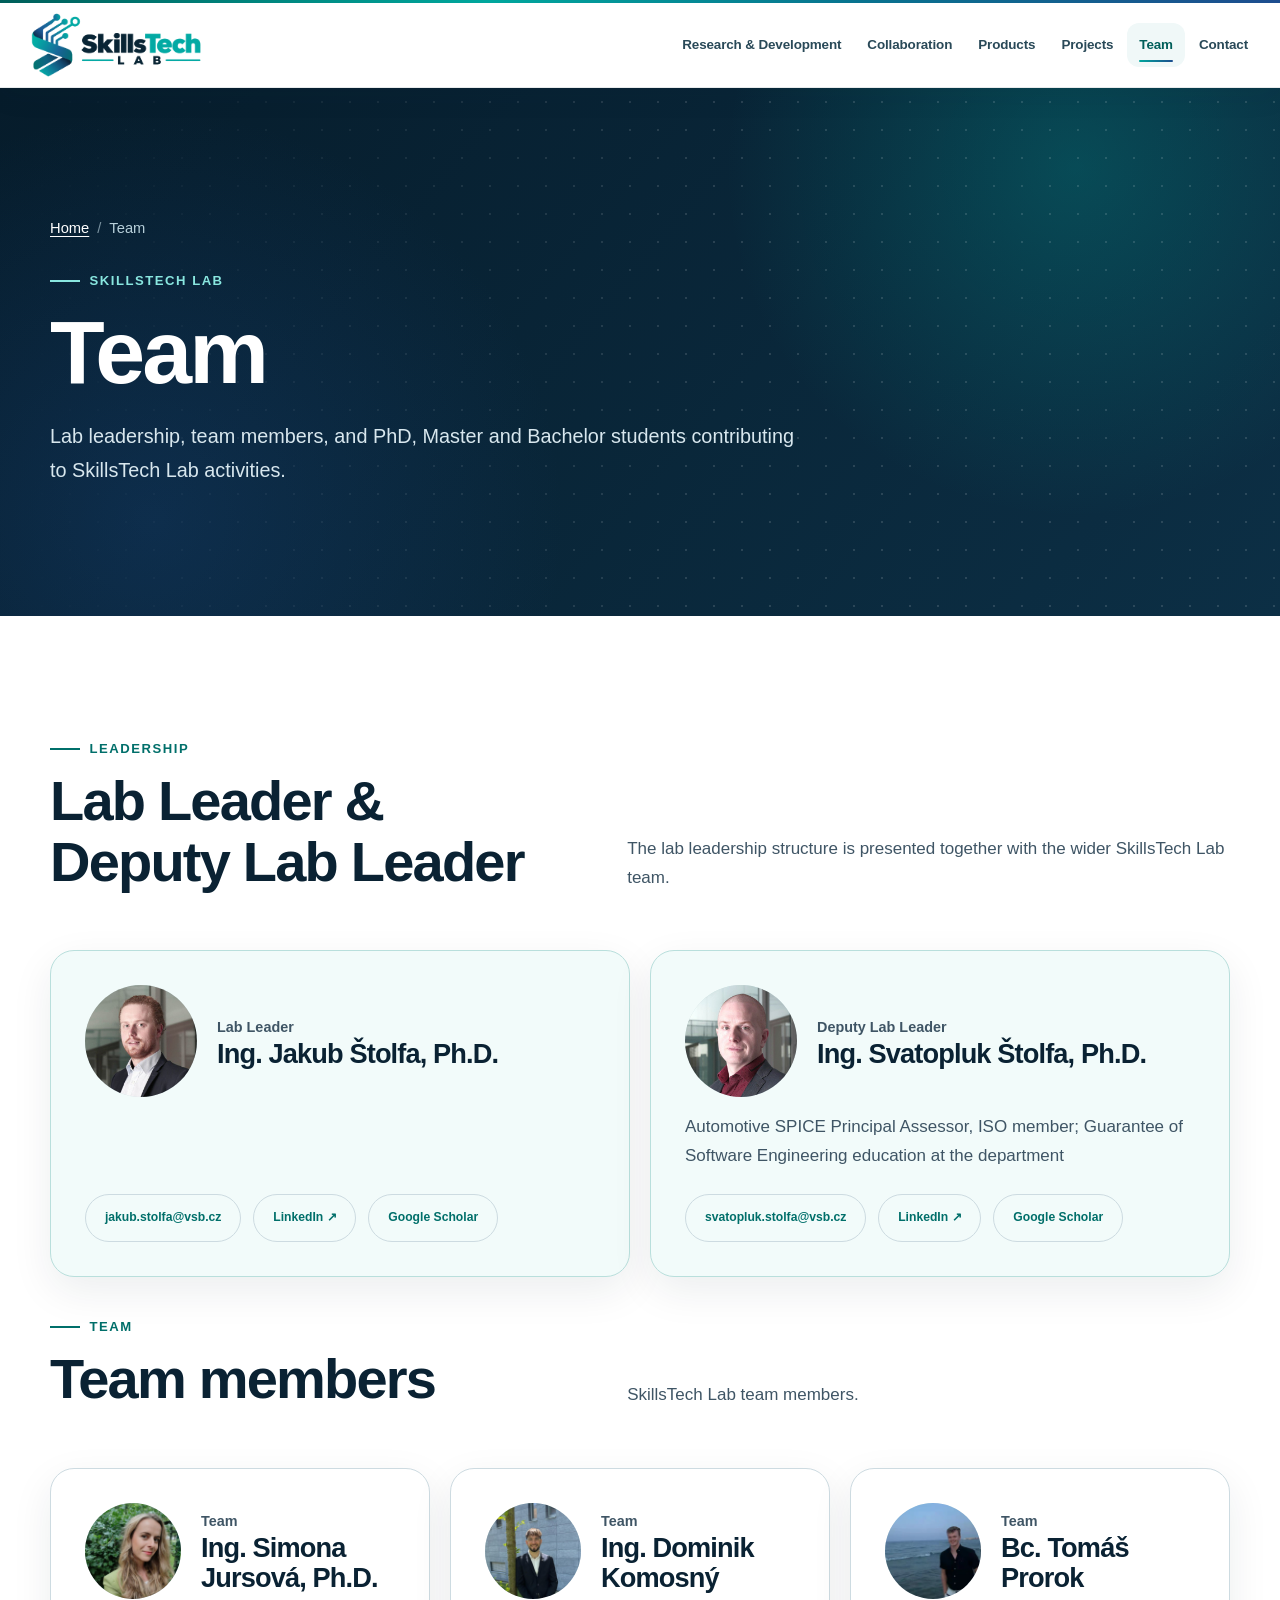
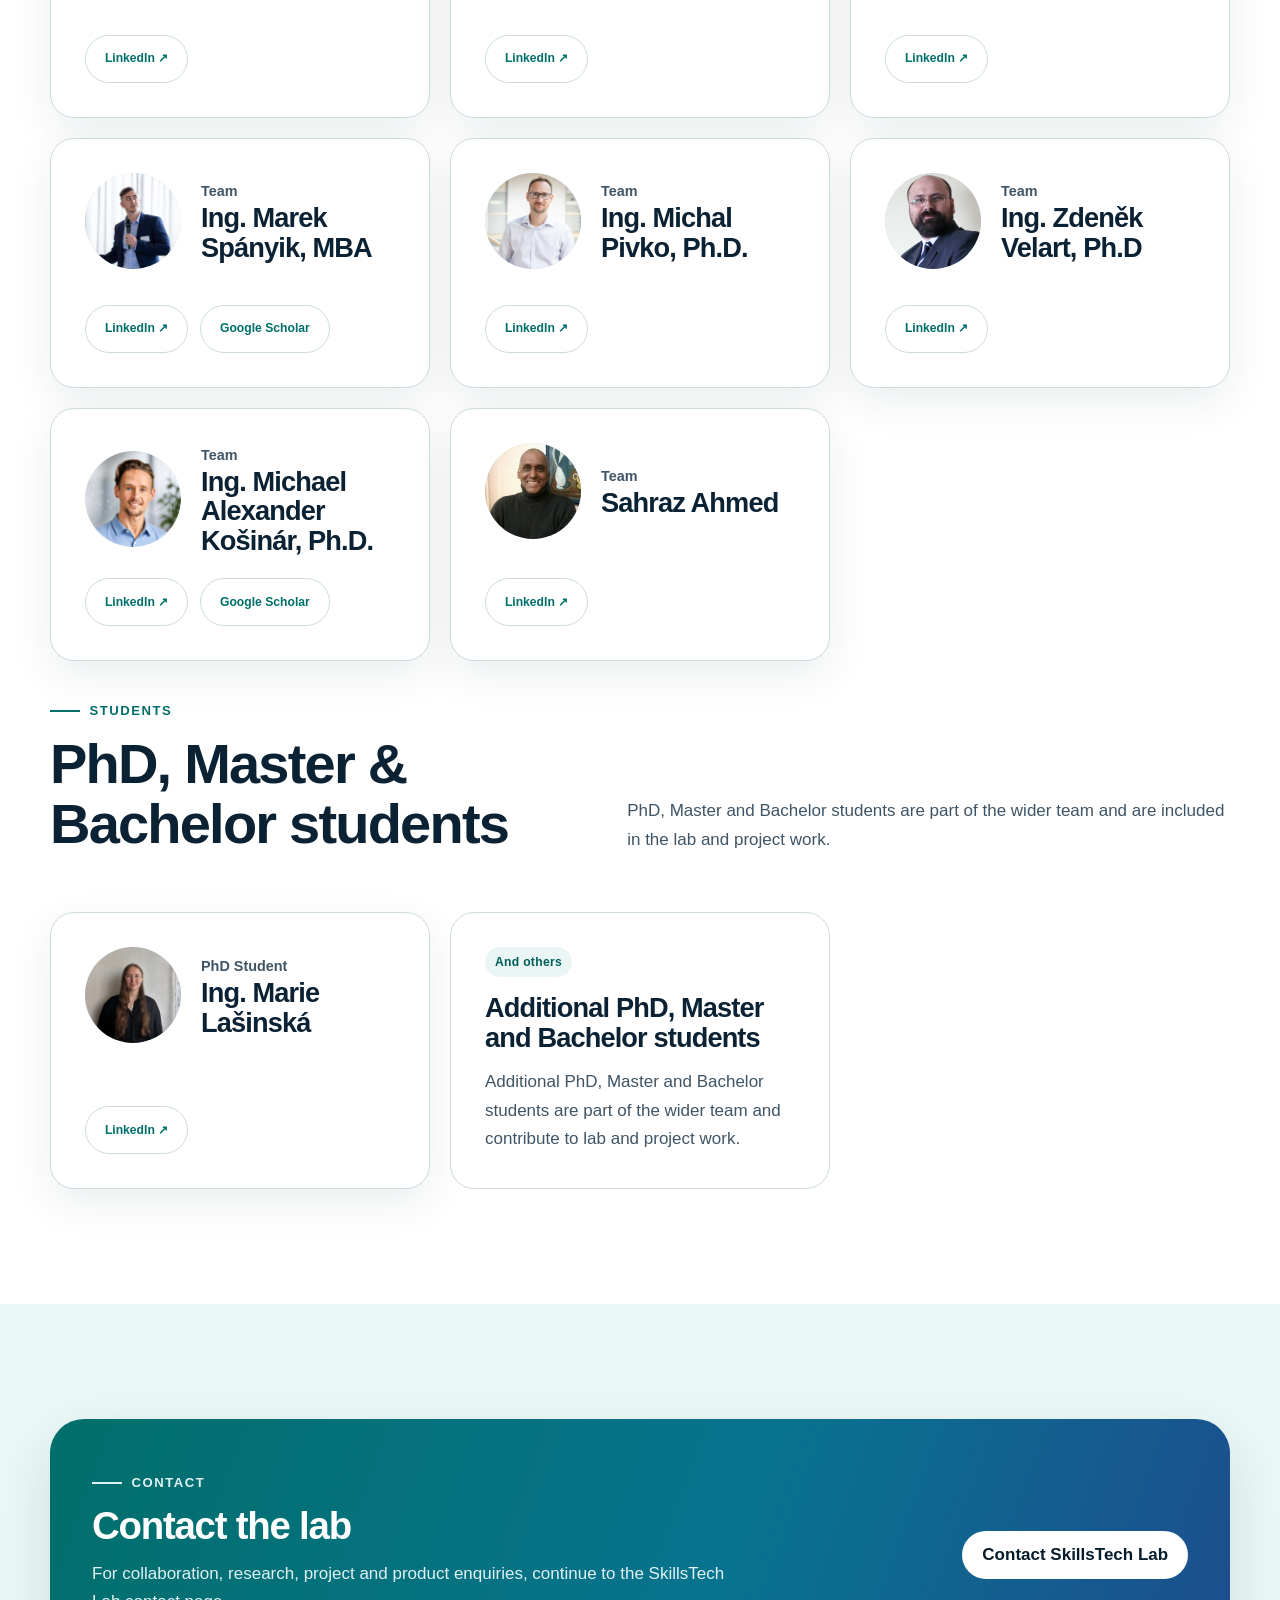
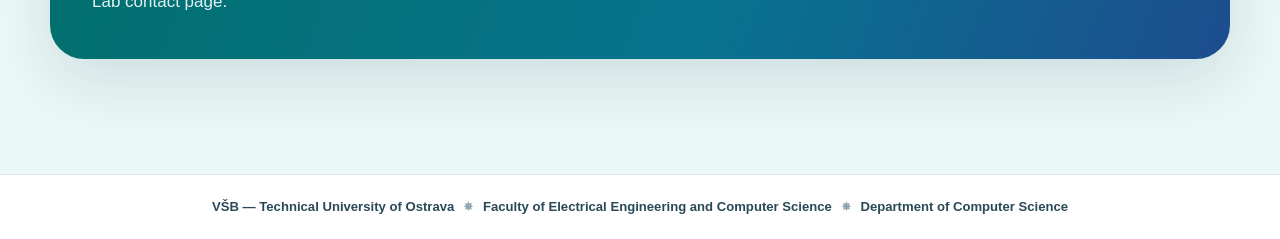
<file: team.html>
<!DOCTYPE html>

<html lang="en"><head><meta charset="utf-8"/><meta content="width=device-width, initial-scale=1" name="viewport"/><title>Team | SkillsTech Lab</title><link href="styles.css" rel="stylesheet"/><link href="assets/favicon-32.png" rel="icon" sizes="32x32" type="image/png"/><link href="assets/favicon-192.png" rel="icon" sizes="192x192" type="image/png"/><link href="assets/apple-touch-icon.png" rel="apple-touch-icon" sizes="180x180"/><style>
.stl-site .stl-avatar { width: 96px; height: 96px; }
.stl-site .stl-person-top { gap: 20px; }
.stl-site .stl-team-leadership .stl-avatar { width: 112px; height: 112px; }
@media (max-width: 760px) {
  .stl-site .stl-avatar { width: 84px; height: 84px; }
  .stl-site .stl-team-leadership .stl-avatar { width: 96px; height: 96px; }
}
</style></head><body style="margin:0"><header class="demo-header"><div aria-hidden="true" class="demo-header-accent"></div><div class="demo-nav"><a class="demo-brand" href="index.html"><img alt="SkillsTech Lab" class="demo-brand-logo" src="assets/skillstech-lab-horizontal.png"/></a><button aria-controls="demo-primary-nav" aria-expanded="false" aria-label="Open navigation menu" class="demo-menu-toggle" type="button"><svg aria-hidden="true" viewbox="0 0 24 24"><path class="demo-menu-line demo-menu-line--top" d="M4 6h16"></path><path class="demo-menu-line demo-menu-line--middle" d="M4 12h16"></path><path class="demo-menu-line demo-menu-line--bottom" d="M4 18h16"></path></svg></button><nav aria-label="Primary" data-open="false" id="demo-primary-nav"><a href="research-development.html">Research &amp; Development</a><a href="strategic-collaboration-network.html">Collaboration</a><a href="products.html">Products</a><a href="projects.html">Projects</a><a aria-current="page" href="team.html">Team</a><a href="contact.html">Contact</a></nav></div></header><div class="stl-site" id="stl-content">
<section aria-labelledby="stl-page-title" class="stl-page-hero stl-full-bleed">
<div class="stl-container">
<nav aria-label="Breadcrumb" class="stl-breadcrumbs"><a href="index.html">Home</a><span aria-hidden="true">/</span><span>Team</span></nav>
<p class="stl-kicker">SkillsTech Lab</p>
<h1 id="stl-page-title">Team</h1>
<p class="stl-lead">Lab leadership, team members, and PhD, Master and Bachelor students contributing to SkillsTech Lab activities.</p>
</div>
</section>
<section class="stl-section">
<div class="stl-container">
<div class="stl-section-heading"><div><p class="stl-kicker">Leadership</p><h2>Lab Leader &amp; Deputy Lab Leader</h2></div><p>The lab leadership structure is presented together with the wider SkillsTech Lab team.</p></div>
<div class="stl-team-leadership">
<article class="stl-card stl-person stl-card--tint"><div class="stl-person-top"><a aria-label="Ing. Jakub Štolfa, Ph.D. on LinkedIn" class="stl-avatar stl-avatar--photo stl-avatar-link" href="https://www.linkedin.com/in/jakub-stolfa-6563503" rel="noopener noreferrer" target="_blank"><img alt="Jakub Štolfa" decoding="async" loading="lazy" onerror="this.remove();this.parentElement.classList.remove('stl-avatar--photo')" src="linkedin/jakub_stolfa.jpg"/></a><div><p class="stl-role">Lab Leader</p><h3>Ing. Jakub Štolfa, Ph.D.</h3></div></div><div class="stl-actions stl-person-research"><a class="stl-button stl-button--text" href="mailto:jakub.stolfa@vsb.cz">jakub.stolfa@vsb.cz</a><a aria-label="Open Ing. Jakub Štolfa, Ph.D. on LinkedIn" class="stl-button stl-button--text" href="https://www.linkedin.com/in/jakub-stolfa-6563503" rel="noopener noreferrer" target="_blank">LinkedIn ↗</a><a class="stl-button stl-button--text" href="https://scholar.google.com/scholar?q=Jakub+Stolfa" rel="noopener noreferrer" target="_blank">Google Scholar</a></div></article>
<article class="stl-card stl-person stl-card--tint"><div class="stl-person-top"><a aria-label="Ing. Svatopluk Štolfa, Ph.D. on LinkedIn" class="stl-avatar stl-avatar--photo stl-avatar-link" href="https://www.linkedin.com/in/svatoplukstoalfa" rel="noopener noreferrer" target="_blank"><img alt="Svatopluk Štolfa" decoding="async" loading="lazy" onerror="this.remove();this.parentElement.classList.remove('stl-avatar--photo')" src="linkedin/svatopluk_stolfa.jpg"/></a><div><p class="stl-role">Deputy Lab Leader</p><h3>Ing. Svatopluk Štolfa, Ph.D.</h3></div></div><p>Automotive SPICE Principal Assessor, ISO member; Guarantee of Software Engineering education at the department</p><div class="stl-actions stl-person-research"><a class="stl-button stl-button--text" href="mailto:svatopluk.stolfa@vsb.cz">svatopluk.stolfa@vsb.cz</a><a aria-label="Open Ing. Svatopluk Štolfa, Ph.D. on LinkedIn" class="stl-button stl-button--text" href="https://www.linkedin.com/in/svatoplukstoalfa" rel="noopener noreferrer" target="_blank">LinkedIn ↗</a><a class="stl-button stl-button--text" href="https://scholar.google.com/scholar?q=Svatopluk+Stolfa" rel="noopener noreferrer" target="_blank">Google Scholar</a></div></article>
</div>
<div class="stl-section-heading stl-mt-2"><div><p class="stl-kicker">Team</p><h2>Team members</h2></div><p>SkillsTech Lab team members.</p></div>
<div class="stl-grid stl-grid--3">
<article class="stl-card stl-person"><div class="stl-person-top"><a aria-label="Ing. Simona Jursová, Ph.D. on LinkedIn" class="stl-avatar stl-avatar--photo stl-avatar-link" href="https://www.linkedin.com/in/simona-jursov%C3%A1-ph-d-17a14b34" rel="noopener noreferrer" target="_blank"><img alt="Simona Jursová" decoding="async" loading="lazy" onerror="this.remove();this.parentElement.classList.remove('stl-avatar--photo')" src="linkedin/simona_jursova.jpg"/></a><div><p class="stl-role">Team</p><h3>Ing. Simona Jursová, Ph.D.</h3></div></div><div class="stl-actions stl-person-research stl-person-links"><a aria-label="Open Ing. Simona Jursová, Ph.D. on LinkedIn" class="stl-button stl-button--text" href="https://www.linkedin.com/in/simona-jursov%C3%A1-ph-d-17a14b34" rel="noopener noreferrer" target="_blank">LinkedIn ↗</a></div></article>
<article class="stl-card stl-person"><div class="stl-person-top"><a aria-label="Ing. Dominik Komosný on LinkedIn" class="stl-avatar stl-avatar--photo stl-avatar-link" href="https://www.linkedin.com/search/results/people/?keywords=Dominik%20Komosn%C3%BD" rel="noopener noreferrer" target="_blank"><img alt="Dominik Komosný" decoding="async" loading="lazy" onerror="this.remove();this.parentElement.classList.remove('stl-avatar--photo')" src="linkedin/dominik_komosny.jpg"/></a><div><p class="stl-role">Team</p><h3>Ing. Dominik Komosný</h3></div></div><div class="stl-actions stl-person-research stl-person-links"><a aria-label="Open Ing. Dominik Komosný on LinkedIn" class="stl-button stl-button--text" href="https://www.linkedin.com/search/results/people/?keywords=Dominik%20Komosn%C3%BD" rel="noopener noreferrer" target="_blank">LinkedIn ↗</a></div></article>
<article class="stl-card stl-person"><div class="stl-person-top"><a aria-label="Bc. Tomáš Prorok on LinkedIn" class="stl-avatar stl-avatar--photo stl-avatar-link" href="https://www.linkedin.com/in/tom%C3%A1%C5%A1-prorok-15b14b373" rel="noopener noreferrer" target="_blank"><img alt="Tomáš Prorok" decoding="async" loading="lazy" onerror="this.remove();this.parentElement.classList.remove('stl-avatar--photo')" src="linkedin/tomas_prorok.jpg"/></a><div><p class="stl-role">Team</p><h3>Bc. Tomáš Prorok</h3></div></div><div class="stl-actions stl-person-research stl-person-links"><a aria-label="Open Bc. Tomáš Prorok on LinkedIn" class="stl-button stl-button--text" href="https://www.linkedin.com/in/tom%C3%A1%C5%A1-prorok-15b14b373" rel="noopener noreferrer" target="_blank">LinkedIn ↗</a></div></article>
<article class="stl-card stl-person"><div class="stl-person-top"><a aria-label="Ing. Marek Spányik, MBA on LinkedIn" class="stl-avatar stl-avatar--photo stl-avatar-link" href="https://www.linkedin.com/in/marekspanyik" rel="noopener noreferrer" target="_blank"><img alt="Marek Spányik" decoding="async" loading="lazy" onerror="this.remove();this.parentElement.classList.remove('stl-avatar--photo')" src="linkedin/marek_spanyik.jpg"/></a><div><p class="stl-role">Team</p><h3>Ing. Marek Spányik, MBA</h3></div></div><div class="stl-actions stl-person-research"><a aria-label="Open Ing. Marek Spányik, MBA on LinkedIn" class="stl-button stl-button--text" href="https://www.linkedin.com/in/marekspanyik" rel="noopener noreferrer" target="_blank">LinkedIn ↗</a><a class="stl-button stl-button--text" href="https://scholar.google.com/scholar?q=Marek+Spanyik" rel="noopener noreferrer" target="_blank">Google Scholar</a></div></article>
<article class="stl-card stl-person"><div class="stl-person-top"><a aria-label="Ing. Michal Pivko, Ph.D. on LinkedIn" class="stl-avatar stl-avatar--photo stl-avatar-link" href="https://www.linkedin.com/in/michal-pivko-0a4a04a0" rel="noopener noreferrer" target="_blank"><img alt="Michal Pivko" decoding="async" loading="lazy" onerror="this.remove();this.parentElement.classList.remove('stl-avatar--photo')" src="linkedin/michal_pivko.png"/></a><div><p class="stl-role">Team</p><h3>Ing. Michal Pivko, Ph.D.</h3></div></div><div class="stl-actions stl-person-research stl-person-links"><a aria-label="Open Ing. Michal Pivko, Ph.D. on LinkedIn" class="stl-button stl-button--text" href="https://www.linkedin.com/in/michal-pivko-0a4a04a0" rel="noopener noreferrer" target="_blank">LinkedIn ↗</a></div></article>
<article class="stl-card stl-person"><div class="stl-person-top"><a aria-label="Ing. Zdeněk Velart, Ph.D on LinkedIn" class="stl-avatar stl-avatar--photo stl-avatar-link" href="https://www.linkedin.com/in/zdenek-velart-9974863" rel="noopener noreferrer" target="_blank"><img alt="Zdeněk Velart" decoding="async" loading="lazy" onerror="this.remove();this.parentElement.classList.remove('stl-avatar--photo')" src="linkedin/zdenek_velart.jpg"/></a><div><p class="stl-role">Team</p><h3>Ing. Zdeněk Velart, Ph.D</h3></div></div><div class="stl-actions stl-person-research stl-person-links"><a aria-label="Open Ing. Zdeněk Velart, Ph.D on LinkedIn" class="stl-button stl-button--text" href="https://www.linkedin.com/in/zdenek-velart-9974863" rel="noopener noreferrer" target="_blank">LinkedIn ↗</a></div></article>
<article class="stl-card stl-person"><div class="stl-person-top"><a aria-label="Ing. Michael Alexander Košinár, Ph.D. on LinkedIn" class="stl-avatar stl-avatar--photo stl-avatar-link" href="https://www.linkedin.com/in/kosinar" rel="noopener noreferrer" target="_blank"><img alt="Michael Alexander Košinár" decoding="async" loading="lazy" onerror="this.remove();this.parentElement.classList.remove('stl-avatar--photo')" src="linkedin/michael_alex_kosinar.png"/></a><div><p class="stl-role">Team</p><h3>Ing. Michael Alexander Košinár, Ph.D.</h3></div></div><div class="stl-actions stl-person-research"><a aria-label="Open Ing. Michael Alexander Košinár, Ph.D. on LinkedIn" class="stl-button stl-button--text" href="https://www.linkedin.com/in/kosinar" rel="noopener noreferrer" target="_blank">LinkedIn ↗</a><a class="stl-button stl-button--text" href="https://scholar.google.com/scholar?q=%22Michael+Alexander+Kosinar%22" rel="noopener noreferrer" target="_blank">Google Scholar</a></div></article>
<article class="stl-card stl-person"><div class="stl-person-top"><a aria-label="Sahraz Ahmed on LinkedIn" class="stl-avatar stl-avatar--photo stl-avatar-link" href="https://www.linkedin.com/in/sharez-ahmed-95abb4a5" rel="noopener noreferrer" target="_blank"><img alt="Sahraz Ahmed" decoding="async" loading="lazy" onerror="this.remove();this.parentElement.classList.remove('stl-avatar--photo')" src="linkedin/sharez_ahmed.jpg"/></a><div><p class="stl-role">Team</p><h3>Sahraz Ahmed</h3></div></div><div class="stl-actions stl-person-research stl-person-links"><a aria-label="Open Sahraz Ahmed on LinkedIn" class="stl-button stl-button--text" href="https://www.linkedin.com/in/sharez-ahmed-95abb4a5" rel="noopener noreferrer" target="_blank">LinkedIn ↗</a></div></article>
</div>
<div class="stl-section-heading stl-mt-2"><div><p class="stl-kicker">Students</p><h2>PhD, Master &amp; Bachelor students</h2></div><p>PhD, Master and Bachelor students are part of the wider team and are included in the lab and project work.</p></div>
<div class="stl-grid stl-grid--3">
<article class="stl-card stl-person"><div class="stl-person-top"><a aria-label="Ing. Marie Lašinská on LinkedIn" class="stl-avatar stl-avatar--photo stl-avatar-link" href="https://www.linkedin.com/in/marie-la%C5%A1insk%C3%A1-a6255a195" rel="noopener noreferrer" target="_blank"><img alt="Marie Lašinská" decoding="async" loading="lazy" onerror="this.remove();this.parentElement.classList.remove('stl-avatar--photo')" src="linkedin/marie_lasinska.png"/></a><div><p class="stl-role">PhD Student</p><h3>Ing. Marie Lašinská</h3></div></div><div class="stl-actions stl-person-research stl-person-links"><a aria-label="Open Ing. Marie Lašinská on LinkedIn" class="stl-button stl-button--text" href="https://www.linkedin.com/in/marie-la%C5%A1insk%C3%A1-a6255a195" rel="noopener noreferrer" target="_blank">LinkedIn ↗</a></div></article>
<article class="stl-card stl-card--flat"><span class="stl-chip">And others</span><h3>Additional PhD, Master and Bachelor students</h3><p>Additional PhD, Master and Bachelor students are part of the wider team and contribute to lab and project work.</p></article>
</div>
</div>
</section>
<section class="stl-section stl-section--teal stl-full-bleed">
<div class="stl-container">
<div class="stl-band">
<div><p class="stl-kicker">Contact</p><h2>Contact the lab</h2><p>For collaboration, research, project and product enquiries, continue to the SkillsTech Lab contact page.</p></div>
<div class="stl-actions"><a class="stl-button stl-button--light" href="contact.html">Contact SkillsTech Lab</a></div>
</div>
</div>
</section>
</div>
<footer class="demo-footer"><div class="demo-footer-inner"><nav aria-label="Institution links" class="demo-footer-links"><a href="https://www.vsb.cz/en" rel="noopener noreferrer" target="_blank">VŠB — Technical University of Ostrava</a><span aria-hidden="true">✸</span><a href="https://www.fei.vsb.cz/en/faculty/" rel="noopener noreferrer" target="_blank">Faculty of Electrical Engineering and Computer Science</a><span aria-hidden="true">✸</span><a href="https://www.fei.vsb.cz/460/en" rel="noopener noreferrer" target="_blank">Department of Computer Science</a></nav></div></footer>
<script defer="True" src="mobile-menu.js"></script></body></html>
</file>
<file: styles.css>
/*
SkillsTech Lab - WordPress content styles
Scope: all selectors are intentionally contained under .stl-site to avoid changing the existing WordPress header/theme.
Source design: PPT v20260817 + supplied mock-up used for visual inspiration only.
Accessibility target: WCAG 2.2 AA-oriented implementation for the supplied page content.
*/

.stl-site {
  --stl-ink: #0a2233;
  --stl-ink-soft: #3f5565;
  --stl-bg: #ffffff;
  --stl-surface: #f4f8fa;
  --stl-surface-2: #eaf3f5;
  --stl-line: #cddbe1;
  --stl-teal: #006f6a;
  --stl-teal-bright: #00a79d;
  --stl-cyan: #08738f;
  --stl-blue: #1d4d8f;
  --stl-navy: #061c2b;
  --stl-navy-2: #0c2f45;
  --stl-focus: #ffbf47;
  --stl-radius-sm: 14px;
  --stl-radius: 24px;
  --stl-radius-lg: 34px;
  --stl-shadow: 0 22px 64px rgba(7, 32, 49, .12);
  --stl-shadow-soft: 0 14px 42px rgba(7, 32, 49, .08);
  --stl-content: 1180px;
  color: var(--stl-ink);
  background: var(--stl-bg);
  font-family: Inter, Aptos, "Segoe UI", Roboto, Helvetica, Arial, sans-serif;
  font-size: 17px;
  line-height: 1.68;
  text-rendering: optimizeLegibility;
  -webkit-font-smoothing: antialiased;
}

.stl-site *,
.stl-site *::before,
.stl-site *::after { box-sizing: border-box; }

.stl-site img,
.stl-site svg { max-width: 100%; height: auto; }

.stl-site a { color: var(--stl-teal); text-underline-offset: .18em; text-decoration-thickness: .08em; }
.stl-site a:hover { text-decoration-thickness: .13em; }

.stl-site :where(a, button, [tabindex]):focus-visible {
  outline: 3px solid var(--stl-navy);
  outline-offset: 3px;
  box-shadow: 0 0 0 6px var(--stl-focus);
  border-radius: 8px;
}

.stl-site h1,
.stl-site h2,
.stl-site h3,
.stl-site h4 {
  color: inherit;
  margin: 0;
  font-weight: 800;
  line-height: 1.08;
  letter-spacing: -.032em;
  text-wrap: balance;
}

.stl-site h1 { font-size: clamp(2.65rem, 7vw, 5.65rem); max-width: 11ch; }
.stl-site h2 { font-size: clamp(2rem, 4.4vw, 3.5rem); max-width: 18ch; }
.stl-site h3 { font-size: clamp(1.25rem, 2.2vw, 1.7rem); }
.stl-site h4 { font-size: 1.05rem; letter-spacing: -.015em; }
.stl-site p { margin: 0; }
.stl-site p + p { margin-top: 1rem; }
.stl-site ul { margin: 0; padding-left: 1.25rem; }
.stl-site li + li { margin-top: .62rem; }
.stl-site strong { font-weight: 780; }

.stl-site .stl-container {
  width: min(calc(100% - 40px), var(--stl-content));
  margin-inline: auto;
}

.stl-site .stl-full-bleed {
  width: 100vw;
  margin-left: calc(50% - 50vw);
  margin-right: calc(50% - 50vw);
}

.stl-site .stl-section {
  padding-block: clamp(72px, 9vw, 122px);
  position: relative;
}

.stl-site .stl-section--soft { background: var(--stl-surface); }
.stl-site .stl-section--ink { background: var(--stl-navy); color: #fff; }
.stl-site .stl-section--teal { background: #eaf8f7; }
.stl-site .stl-section--logo-wall { background: #fff; color: var(--stl-ink); }

.stl-site .stl-kicker {
  display: inline-flex;
  align-items: center;
  gap: .6rem;
  margin-bottom: .85rem;
  color: var(--stl-teal);
  font-size: .82rem;
  font-weight: 850;
  letter-spacing: .115em;
  line-height: 1.35;
  text-transform: uppercase;
}
.stl-site .stl-kicker::before {
  content: "";
  width: 30px;
  height: 2px;
  background: currentColor;
}
.stl-site .stl-section--ink .stl-kicker,
.stl-site .stl-page-hero .stl-kicker,
.stl-site .stl-hero .stl-kicker { color: #89e7e0; }

.stl-site .stl-lead {
  max-width: 68ch;
  margin-top: 1.25rem;
  color: var(--stl-ink-soft);
  font-size: clamp(1.06rem, 1.65vw, 1.24rem);
  line-height: 1.7;
}
.stl-site .stl-section--ink .stl-lead,
.stl-site .stl-page-hero .stl-lead,
.stl-site .stl-hero .stl-lead { color: #d8e7ee; }

.stl-site .stl-section-heading {
  display: grid;
  grid-template-columns: minmax(0, .9fr) minmax(0, 1.1fr);
  gap: clamp(24px, 7vw, 84px);
  align-items: end;
  margin-bottom: clamp(34px, 5vw, 58px);
}
.stl-site .stl-section-heading > :last-child { max-width: 66ch; color: var(--stl-ink-soft); }
.stl-site .stl-section--ink .stl-section-heading > :last-child { color: #c9dce5; }

/* Buttons */
.stl-site .stl-actions { display: flex; flex-wrap: wrap; gap: 12px; margin-top: 2rem; }
.stl-site .stl-button {
  min-height: 48px;
  display: inline-flex;
  align-items: center;
  justify-content: center;
  gap: .55rem;
  padding: .82rem 1.18rem;
  border: 1px solid transparent;
  border-radius: 999px;
  background: var(--stl-teal);
  color: #fff;
  font-weight: 800;
  line-height: 1.2;
  text-decoration: none;
  box-shadow: 0 9px 24px rgba(0, 111, 106, .22);
  transition: transform .18s ease, box-shadow .18s ease, background-color .18s ease;
}
.stl-site .stl-button:hover {
  background: #005d59;
  color: #fff;
  text-decoration: none;
  transform: translateY(-2px);
  box-shadow: 0 12px 28px rgba(0, 93, 89, .28);
}
.stl-site .stl-button--light { background: #fff; color: var(--stl-navy); box-shadow: none; }
.stl-site .stl-button--light:hover { background: #edf8f7; color: var(--stl-navy); }
.stl-site .stl-button--ghost { background: transparent; border-color: rgba(255,255,255,.42); color: #fff; box-shadow: none; }
.stl-site .stl-button--ghost:hover { background: rgba(255,255,255,.1); }
.stl-site .stl-button--text { background: transparent; color: var(--stl-teal); border-color: var(--stl-line); box-shadow: none; }
.stl-site .stl-button--text:hover { background: #eef8f7; color: #005d59; }

/* Home hero */
.stl-site .stl-hero {
  min-height: min(840px, 82svh);
  display: grid;
  align-items: center;
  overflow: hidden;
  isolation: isolate;
  color: #fff;
  background:
    radial-gradient(circle at 16% 18%, rgba(0, 167, 157, .34), transparent 30%),
    radial-gradient(circle at 86% 22%, rgba(11, 134, 168, .28), transparent 30%),
    radial-gradient(circle at 72% 88%, rgba(29, 77, 143, .28), transparent 32%),
    linear-gradient(125deg, #041522 0%, #08283b 54%, #071e31 100%);
}
.stl-site .stl-hero::before {
  content: "";
  position: absolute;
  inset: 0;
  z-index: -2;
  opacity: .6;
  background:
    conic-gradient(from 90deg at 50% 50%, transparent 0 18%, rgba(0,167,157,.28) 21%, transparent 26% 55%, rgba(11,134,168,.2) 60%, transparent 66% 100%);
  filter: blur(44px);
  animation: stl-aurora 24s linear infinite;
}
.stl-site .stl-hero::after {
  content: "";
  position: absolute;
  inset: 0;
  z-index: -1;
  opacity: .22;
  background-image:
    linear-gradient(rgba(255,255,255,.12) 1px, transparent 1px),
    linear-gradient(90deg, rgba(255,255,255,.12) 1px, transparent 1px);
  background-size: 64px 64px;
  mask-image: radial-gradient(circle at 70% 46%, #000 10%, transparent 64%);
}
@keyframes stl-aurora {
  0% { transform: translate3d(-2%, -1%, 0) rotate(0deg) scale(1); }
  50% { transform: translate3d(3%, 2%, 0) rotate(180deg) scale(1.04); }
  100% { transform: translate3d(-2%, -1%, 0) rotate(360deg) scale(1); }
}
.stl-site .stl-hero-grid {
  display: grid;
  grid-template-columns: minmax(0, 1.05fr) minmax(360px, .95fr);
  gap: clamp(40px, 7vw, 88px);
  align-items: center;
  padding-block: clamp(70px, 9vw, 116px);
}
.stl-site .stl-hero h1 { color: #fff; }
.stl-site .stl-hero .stl-lead { max-width: 63ch; }
.stl-site .stl-hero-note {
  margin-top: 1.15rem;
  max-width: 60ch;
  color: #9fc0ce;
  font-size: .93rem;
}
.stl-site .stl-focus-panel {
  position: relative;
  display: grid;
  grid-template-columns: repeat(2, minmax(0, 1fr));
  gap: 12px;
  padding: 18px;
  border: 1px solid rgba(255,255,255,.18);
  border-radius: var(--stl-radius-lg);
  background: rgba(255,255,255,.075);
  box-shadow: 0 30px 90px rgba(0,0,0,.24);
  backdrop-filter: blur(14px);
}
.stl-site .stl-focus-panel::before {
  content: "";
  position: absolute;
  inset: -1px;
  z-index: -1;
  border-radius: inherit;
  background: linear-gradient(135deg, rgba(137,231,224,.6), transparent 30%, transparent 70%, rgba(92,151,220,.5));
  opacity: .45;
}
.stl-site .stl-focus-card {
  min-height: 164px;
  display: flex;
  flex-direction: column;
  justify-content: space-between;
  gap: 18px;
  padding: 22px;
  border: 1px solid rgba(255,255,255,.12);
  border-radius: 22px;
  background: linear-gradient(155deg, rgba(255,255,255,.13), rgba(255,255,255,.055));
  color: #fff;
  text-decoration: none;
  transition: transform .18s ease, background-color .18s ease;
}
.stl-site .stl-focus-card:hover { transform: translateY(-3px); text-decoration: none; background: rgba(255,255,255,.12); }
.stl-site .stl-focus-card strong { font-size: 1.08rem; line-height: 1.24; }
.stl-site .stl-focus-card span { color: #b9d3de; font-size: .88rem; line-height: 1.45; }
.stl-site .stl-focus-index {
  width: 38px; height: 38px; display: grid; place-items: center;
  border-radius: 12px; background: rgba(137,231,224,.14); border: 1px solid rgba(137,231,224,.3);
  color: #a7f4ee; font-weight: 900; font-size: .86rem;
}
.stl-site .stl-stats {
  display: grid;
  grid-template-columns: repeat(3, minmax(0, 1fr));
  gap: 12px;
  margin-top: 2.2rem;
}
.stl-site .stl-stat {
  padding: 16px 18px;
  border-top: 1px solid rgba(255,255,255,.22);
}
.stl-site .stl-stat strong { display: block; color: #fff; font-size: clamp(1.35rem, 2.6vw, 2rem); line-height: 1.1; }
.stl-site .stl-stat span { display: block; margin-top: .4rem; color: #aac5d1; font-size: .86rem; line-height: 1.4; }
.stl-site .stl-stat-link {
  display: block;
  color: inherit;
  text-decoration: none;
}
.stl-site .stl-stat-link:hover { text-decoration: none; }
.stl-site .stl-stat-link:hover strong { color: #a7f4ee; }


/* Standard page hero */
.stl-site .stl-page-hero {
  overflow: hidden;
  isolation: isolate;
  position: relative;
  padding-block: clamp(80px, 10vw, 132px);
  color: #fff;
  background:
    radial-gradient(circle at 84% 15%, rgba(0,167,157,.27), transparent 30%),
    radial-gradient(circle at 12% 82%, rgba(29,77,143,.28), transparent 34%),
    linear-gradient(130deg, var(--stl-navy), var(--stl-navy-2));
}
.stl-site .stl-page-hero::after {
  content: "";
  position: absolute;
  inset: 0;
  z-index: -1;
  opacity: .16;
  background-image: radial-gradient(circle, rgba(255,255,255,.8) 1px, transparent 1.5px);
  background-size: 28px 28px;
  mask-image: linear-gradient(90deg, transparent, #000 55%, #000);
}
.stl-site .stl-page-hero h1 { max-width: 13ch; }
.stl-site .stl-breadcrumbs { display: flex; flex-wrap: wrap; gap: .5rem; margin-bottom: 1.4rem; color: #b7cfd9; font-size: .92rem; }
.stl-site .stl-breadcrumbs a { color: #fff; }
.stl-site .stl-breadcrumbs span[aria-hidden="true"] { opacity: .65; }

/* Grids/cards */
.stl-site .stl-grid { display: grid; gap: 20px; }
.stl-site .stl-grid--2 { grid-template-columns: repeat(2, minmax(0, 1fr)); }
.stl-site .stl-grid--3 { grid-template-columns: repeat(3, minmax(0, 1fr)); }
.stl-site .stl-grid--4 { grid-template-columns: repeat(4, minmax(0, 1fr)); }

.stl-site .stl-card {
  position: relative;
  display: flex;
  flex-direction: column;
  gap: 16px;
  min-width: 0;
  padding: clamp(24px, 3vw, 34px);
  border: 1px solid var(--stl-line);
  border-radius: var(--stl-radius);
  background: #fff;
  box-shadow: var(--stl-shadow-soft);
}
.stl-site .stl-card p,
.stl-site .stl-card li { color: var(--stl-ink-soft); }
.stl-site .stl-card .stl-actions { margin-top: auto; padding-top: .45rem; }
.stl-site .stl-card--flat { box-shadow: none; }
.stl-site .stl-card--tint { background: #f2fbfa; border-color: #b9dfdc; }
.stl-site .stl-card--dark { background: #0a2a3d; border-color: rgba(255,255,255,.13); color: #fff; box-shadow: none; }
.stl-site .stl-card--dark p,
.stl-site .stl-card--dark li { color: #c8dce5; }
.stl-site .stl-card-number {
  width: 48px; height: 48px; display: grid; place-items: center;
  border-radius: 15px; background: #e6f6f4; color: var(--stl-teal); font-weight: 900;
}
.stl-site .stl-card--dark .stl-card-number { background: rgba(137,231,224,.13); color: #a7f4ee; }
.stl-site .stl-chip {
  width: fit-content;
  display: inline-flex;
  align-items: center;
  min-height: 30px;
  padding: .28rem .62rem;
  border-radius: 999px;
  background: #e9f6f5;
  color: #005d59;
  font-size: .76rem;
  font-weight: 850;
  line-height: 1.2;
  letter-spacing: .025em;
}
.stl-site .stl-chip--blue { background: #edf2fb; color: #244f89; }
.stl-site .stl-chip--ink { background: #e8eef1; color: #243e4e; }
.stl-site .stl-chip--link {
  text-decoration: none;
  transition: transform .18s ease, box-shadow .18s ease;
}
.stl-site .stl-chip--link:hover {
  text-decoration: none;
  transform: translateY(-1px);
  box-shadow: 0 5px 14px rgba(7,32,49,.12);
}


/* Pillar blocks */
.stl-site .stl-pillar {
  scroll-margin-top: 110px;
  display: grid;
  grid-template-columns: minmax(260px, .72fr) minmax(0, 1.28fr);
  gap: clamp(28px, 6vw, 72px);
  align-items: start;
}
.stl-site .stl-pillar + .stl-pillar { margin-top: clamp(76px, 10vw, 126px); }
.stl-site .stl-pillar-label {
  position: sticky;
  top: 110px;
  padding: 28px;
  border-radius: var(--stl-radius);
  color: #fff;
  background: linear-gradient(145deg, #006f6a, #08738f);
  box-shadow: var(--stl-shadow);
}
.stl-site .stl-pillar-label--blue { background: linear-gradient(145deg, #19447c, #0d778f); }
.stl-site .stl-pillar-label--navy { background: linear-gradient(145deg, #082538, #1d4d8f); }
.stl-site .stl-pillar-label p { margin-top: .7rem; color: #d7eff1; }
.stl-site .stl-pillar-content { display: grid; gap: 16px; }
.stl-site .stl-point {
  display: grid;
  grid-template-columns: 42px 1fr;
  gap: 16px;
  padding: 22px;
  border: 1px solid var(--stl-line);
  border-radius: 20px;
  background: #fff;
}
.stl-site .stl-point-index {
  width: 42px; height: 42px; display: grid; place-items: center;
  border-radius: 13px; background: #e8f5f4; color: var(--stl-teal); font-weight: 900;
}
.stl-site .stl-point p { color: var(--stl-ink-soft); }
.stl-site .stl-evidence {
  margin-top: .9rem;
  padding: 16px 18px;
  border-left: 4px solid #62b9b3;
  border-radius: 0 14px 14px 0;
  background: #f0f8f8;
  color: #354e5d;
  font-size: .93rem;
}

/* Feature bands */
.stl-site .stl-band {
  display: grid;
  grid-template-columns: minmax(0, 1fr) auto;
  gap: 24px;
  align-items: center;
  padding: clamp(26px, 4vw, 42px);
  border-radius: var(--stl-radius-lg);
  color: #fff;
  background: linear-gradient(110deg, #006f6a, #08738f 58%, #1d4d8f);
  box-shadow: var(--stl-shadow);
}
.stl-site .stl-band h2 { font-size: clamp(1.8rem, 3vw, 2.7rem); }
.stl-site .stl-band p { max-width: 68ch; margin-top: .8rem; color: #e0f2f4; }

/* Products */
.stl-site .stl-product-card { min-height: 330px; }
.stl-site .stl-product-logo {
  position: relative;
  width: 100%;
  height: 92px;
  display: flex;
  align-items: center;
  justify-content: center;
  padding: 8px 10px;
  border: 0;
  border-radius: 0;
  background: transparent;
  overflow: hidden;
}
.stl-site .stl-product-logo img {
  display: block;
  width: auto;
  height: auto;
  max-width: min(100%, 230px);
  max-height: 66px;
  margin-inline: auto;
  object-fit: contain;
  object-position: center center;
}

/* Projects */
.stl-site .stl-project-group + .stl-project-group { margin-top: 66px; }
.stl-site .stl-project-group-head {
  display: flex;
  justify-content: space-between;
  gap: 22px;
  align-items: end;
  margin-bottom: 24px;
  padding-bottom: 16px;
  border-bottom: 1px solid var(--stl-line);
}
.stl-site .stl-project-group-head p { max-width: 60ch; color: var(--stl-ink-soft); }
.stl-site .stl-project-card { min-height: 245px; }
.stl-site .stl-project-mark {
  width: 64px; height: 64px; display: grid; place-items: center;
  flex: 0 0 auto;
  border-radius: 19px;
  background: linear-gradient(145deg, #e5f6f4, #eaf0f8);
  color: #0a5f67;
  font-size: .9rem;
  font-weight: 900;
  letter-spacing: .02em;
  text-align: center;
}
.stl-site .stl-project-card h3 { min-height: 2.2em; }
.stl-site .stl-project-card .stl-meta { display: flex; flex-wrap: wrap; gap: 7px; }
.stl-site .stl-project-card .stl-actions { margin-top: auto; }
.stl-site .stl-budget {
  margin-top: 42px;
  padding: 28px;
  border-radius: var(--stl-radius);
  background: #e9f7f6;
  border: 1px solid #b7ddd9;
  text-align: center;
}
.stl-site .stl-budget strong { display: block; font-size: clamp(1.55rem, 3vw, 2.45rem); color: #005f5a; line-height: 1.15; }
.stl-site .stl-budget span { display: block; margin-top: .55rem; color: var(--stl-ink-soft); }

/* Team */
.stl-site .stl-team-leadership {
  display: grid;
  grid-template-columns: repeat(2, minmax(0, 1fr));
  gap: 20px;
  margin-bottom: 20px;
}
.stl-site .stl-person { min-height: 250px; }
.stl-site .stl-person-top { display: flex; align-items: center; gap: 16px; }
.stl-site .stl-avatar {
  position: relative;
  width: 66px;
  height: 66px;
  display: block;
  flex: 0 0 auto;
  border-radius: 50%;
  background: linear-gradient(145deg, #e4f4f2, #e7eef8);
  box-shadow: inset 0 0 0 1px rgba(0,95,90,.10);
  overflow: hidden;
}
.stl-site .stl-avatar::before {
  content: "";
  position: absolute;
  width: 19px;
  height: 19px;
  left: 50%;
  top: 14px;
  transform: translateX(-50%);
  border-radius: 50%;
  background: linear-gradient(145deg, #006f6a, #1d4d8f);
}
.stl-site .stl-avatar::after {
  content: "";
  position: absolute;
  width: 36px;
  height: 22px;
  left: 50%;
  bottom: 10px;
  transform: translateX(-50%);
  border-radius: 20px 20px 11px 11px;
  background: linear-gradient(145deg, #006f6a, #1d4d8f);
}
.stl-site .stl-role { color: var(--stl-teal); font-weight: 800; font-size: .9rem; }
.stl-site .stl-person p { color: var(--stl-ink-soft); }
.stl-site .stl-team-note {
  margin-top: 20px;
  padding: 20px 22px;
  border: 1px dashed #9fb8c2;
  border-radius: 18px;
  background: #f8fbfc;
  color: var(--stl-ink-soft);
}

/* Link lists / collaboration */
.stl-site .stl-link-card a { font-weight: 820; }
.stl-site .stl-collab-step { min-height: 300px; }
.stl-site .stl-collab-step .stl-card-number { margin-bottom: .25rem; }

/* Compact home summaries */
.stl-site .stl-summary-card { min-height: 300px; }
.stl-site .stl-summary-card ul { color: var(--stl-ink-soft); }
.stl-site .stl-summary-list {
  display: grid;
  grid-template-columns: repeat(5, minmax(0, 1fr));
  gap: 10px;
}
.stl-site .stl-summary-pill {
  display: flex;
  align-items: center;
  justify-content: center;
  min-height: 82px;
  padding: 16px;
  border: 1px solid rgba(255,255,255,.14);
  border-radius: 18px;
  background: rgba(255,255,255,.07);
  color: #fff;
  font-weight: 800;
  text-align: center;
  line-height: 1.25;
}

/* Footer CTA inside content, not the theme footer */
.stl-site .stl-endcap {
  padding-block: clamp(74px, 9vw, 110px);
  background: linear-gradient(135deg, #061c2b, #0c354a);
  color: #fff;
}
.stl-site .stl-endcap h2 { max-width: 20ch; }
.stl-site .stl-endcap p { max-width: 66ch; margin-top: 1rem; color: #c9dde6; }

/* Utilities */
.stl-site .stl-muted { color: var(--stl-ink-soft); }
.stl-site .stl-max-text { max-width: 68ch; }
.stl-site .stl-mt-0 { margin-top: 0; }
.stl-site .stl-mt-1 { margin-top: 1rem; }
.stl-site .stl-mt-2 { margin-top: 2rem; }
.stl-site .stl-center { text-align: center; }
.stl-site .stl-center h2,
.stl-site .stl-center .stl-lead { margin-inline: auto; }
.stl-site [id] { scroll-margin-top: 110px; }

/* Responsive */
@media (max-width: 1060px) {
  .stl-site .stl-hero-grid { grid-template-columns: 1fr; }
  .stl-site .stl-focus-panel { max-width: 760px; }
  .stl-site .stl-grid--4 { grid-template-columns: repeat(2, minmax(0, 1fr)); }
  .stl-site .stl-grid--3 { grid-template-columns: repeat(2, minmax(0, 1fr)); }
  .stl-site .stl-summary-list { grid-template-columns: repeat(3, minmax(0, 1fr)); }
}

@media (max-width: 800px) {
  .stl-site { font-size: 16px; }
  .stl-site .stl-container { width: min(calc(100% - 28px), var(--stl-content)); }
  .stl-site .stl-section-heading,
  .stl-site .stl-pillar,
  .stl-site .stl-band { grid-template-columns: 1fr; }
  .stl-site .stl-pillar-label { position: static; }
  .stl-site .stl-grid--2,
  .stl-site .stl-grid--3,
  .stl-site .stl-grid--4,
  .stl-site .stl-team-leadership { grid-template-columns: 1fr; }
  .stl-site .stl-project-group-head { display: grid; align-items: start; }
  .stl-site .stl-stats { grid-template-columns: 1fr; }
  .stl-site .stl-stat { padding-inline: 0; }
  .stl-site .stl-summary-list { grid-template-columns: repeat(2, minmax(0, 1fr)); }
  .stl-site .stl-band .stl-actions { margin-top: 0; }
}

@media (max-width: 520px) {
  .stl-site .stl-hero { min-height: auto; }
  .stl-site .stl-focus-panel { grid-template-columns: 1fr; padding: 12px; border-radius: 24px; }
  .stl-site .stl-focus-card { min-height: 128px; }
  .stl-site .stl-summary-list { grid-template-columns: 1fr; }
  .stl-site .stl-button { width: 100%; }
  .stl-site .stl-actions { display: grid; }
  .stl-site .stl-point { grid-template-columns: 1fr; }
}

/* Respect user motion preferences. */
@media (prefers-reduced-motion: reduce) {
  .stl-site *,
  .stl-site *::before,
  .stl-site *::after {
    scroll-behavior: auto !important;
    animation-duration: .001ms !important;
    animation-iteration-count: 1 !important;
    transition-duration: .001ms !important;
  }
}

/* High-contrast preference support. */
@media (prefers-contrast: more) {
  .stl-site { --stl-line: #829aa5; --stl-ink-soft: #263e4c; }
  .stl-site .stl-card,
  .stl-site .stl-point { border-width: 2px; }
}

/* Printing: remove decorative animation/backgrounds and keep text legible. */
@media print {
  .stl-site .stl-hero,
  .stl-site .stl-page-hero,
  .stl-site .stl-section--ink,
  .stl-site .stl-endcap { background: #fff !important; color: #000 !important; }
  .stl-site .stl-hero::before,
  .stl-site .stl-hero::after,
  .stl-site .stl-page-hero::after { display: none !important; }
  .stl-site .stl-lead,
  .stl-site .stl-section--ink .stl-lead,
  .stl-site .stl-page-hero .stl-lead,
  .stl-site .stl-hero .stl-lead,
  .stl-site .stl-endcap p { color: #222 !important; }
  .stl-site .stl-button { border: 1px solid #222; background: #fff; color: #000; box-shadow: none; }
}


/* Simple site footer */
.demo-footer {
  border-top: 1px solid #dce7eb;
  background: #fff;
  color: #294958;
  font-family: Inter, Aptos, "Segoe UI", Roboto, Helvetica, Arial, sans-serif;
}
.demo-footer-inner {
  width: min(calc(100% - 40px), 1180px);
  margin-inline: auto;
  padding: 22px 0;
  text-align: center;
  font-size: .82rem;
  line-height: 1.5;
}
.demo-footer strong { font-weight: 700; }

/* Standalone preview header only */
.demo-header {
  --demo-ink: #0a2233;
  --demo-soft: #577080;
  --demo-teal: #006f6a;
  position: sticky;
  top: 0;
  z-index: 1000;
  background: rgba(255,255,255,.92);
  border-bottom: 1px solid rgba(10,34,51,.09);
  box-shadow: 0 8px 30px rgba(7,32,49,.06);
  backdrop-filter: blur(20px) saturate(145%);
  -webkit-backdrop-filter: blur(20px) saturate(145%);
}
.demo-header-accent {
  height: 3px;
  background: linear-gradient(90deg, #005f5a 0%, #00a79d 38%, #08738f 67%, #1d4d8f 100%);
}
.demo-nav {
  width: min(calc(100% - 40px), 1240px);
  min-height: 84px;
  margin: auto;
  display: flex;
  align-items: center;
  justify-content: space-between;
  gap: clamp(20px, 4vw, 48px);
}
.demo-brand {
  display: inline-flex;
  align-items: center;
  flex: 0 0 auto;
  color: var(--demo-ink);
  text-decoration: none;
  line-height: 0;
}
.demo-brand:hover { text-decoration: none; }
.demo-brand-logo {
  display: block;
  width: 190px;
  height: auto;
  max-height: 76px;
  object-fit: contain;
}
.demo-nav nav {
  display: flex;
  align-items: center;
  justify-content: flex-end;
  gap: 2px;
  min-width: 0;
}
.demo-nav nav a {
  position: relative;
  min-height: 44px;
  display: inline-flex;
  align-items: center;
  padding: 0 12px;
  border-radius: 12px;
  color: #294958;
  text-decoration: none;
  font: 760 .84rem/1.15 Inter, Aptos, "Segoe UI", Roboto, Helvetica, Arial, sans-serif;
  letter-spacing: -.01em;
  white-space: nowrap;
  transition: color .18s ease, background-color .18s ease, transform .18s ease;
}
.demo-nav nav a::after {
  content: "";
  position: absolute;
  left: 12px;
  right: 12px;
  bottom: 5px;
  height: 2px;
  border-radius: 999px;
  background: linear-gradient(90deg, #00a79d, #1d4d8f);
  transform: scaleX(0);
  transform-origin: left;
  transition: transform .18s ease;
}
.demo-nav nav a:hover {
  background: #edf7f7;
  color: #005f5a;
  text-decoration: none;
  transform: translateY(-1px);
}
.demo-nav nav a:hover::after,
.demo-nav nav a[aria-current="page"]::after { transform: scaleX(1); }
.demo-nav nav a[aria-current="page"] {
  background: #f0f8f8;
  color: #005f5a;
  font-weight: 850;
}
.demo-nav a:focus-visible {
  outline: 3px solid #061c2b;
  outline-offset: 3px;
  box-shadow: 0 0 0 6px #ffbf47;
}

/* Real project artwork from the supplied presentation assets */
.stl-site .stl-project-logo {
  width: 100%;
  height: 90px;
  display: flex;
  align-items: center;
  justify-content: center;
  padding: 8px 10px;
  border: 0;
  border-radius: 0;
  background: transparent;
  overflow: hidden;
}
.stl-site .stl-project-logo img {
  display: block;
  width: auto;
  height: auto;
  max-width: min(100%, 250px);
  max-height: 62px;
  margin-inline: auto;
  object-fit: contain;
  object-position: center center;
}
.stl-site .stl-project-logo-strip {
  display: grid;
  grid-template-columns: repeat(5, minmax(0, 1fr));
  gap: 12px;
}
.stl-site .stl-project-logo-tile {
  min-height: 142px;
  display: grid;
  grid-template-rows: 74px auto;
  align-items: center;
  gap: 10px;
  padding: 15px;
  border: 1px solid #dce7eb;
  border-radius: 20px;
  background: #fff;
  box-shadow: 0 12px 34px rgba(7,32,49,.07);
}
.stl-site .stl-project-logo-image {
  height: 74px;
  display: flex;
  align-items: center;
  justify-content: center;
  padding: 6px 8px;
  border: 0;
  border-radius: 0;
  background: transparent;
}
.stl-site .stl-project-logo-image img {
  display: block;
  width: auto;
  height: auto;
  max-width: min(100%, 220px);
  max-height: 54px;
  margin-inline: auto;
  object-fit: contain;
  object-position: center center;
}
.stl-site .stl-project-logo-tile span {
  color: var(--stl-ink);
  font-weight: 790;
  font-size: .82rem;
  line-height: 1.3;
  text-align: center;
}

.stl-site .stl-project-logo-period {
  display: block;
  margin-top: 0.25rem;
  color: var(--stl-muted);
  font-size: 0.78rem;
  font-weight: 700;
  line-height: 1.25;
  text-align: center;
}

.stl-site .stl-collab-asset {
  height: 86px;
  display: flex;
  align-items: center;
  justify-content: center;
  margin-bottom: 14px;
}
.stl-site .stl-collab-asset img {
  display: block;
  width: auto;
  max-width: 190px;
  max-height: 78px;
  margin-inline: auto;
  object-fit: contain;
  object-position: center center;
}
.stl-site .stl-collab-assets {
  display: flex;
  align-items: stretch;
  gap: 10px;
  margin-bottom: 14px;
}
.stl-site .stl-collab-assets .stl-collab-asset {
  flex: 1 1 0;
  min-width: 0;
  margin-bottom: 0;
}
.stl-site .stl-collab-asset--center { justify-content: center; }

/* Contact page */
.stl-site .stl-contact-person { min-height: 280px; }
.stl-site .stl-contact-detail {
  margin-top: auto;
  padding-top: 18px;
  border-top: 1px solid var(--stl-line);
  display: grid;
  gap: 4px;
}
.stl-site .stl-contact-detail span {
  color: var(--stl-teal);
  font-size: .78rem;
  font-weight: 850;
  letter-spacing: .06em;
  text-transform: uppercase;
}
.stl-site .stl-contact-detail strong { color: var(--stl-ink-soft); font-size: .95rem; }
.stl-site .stl-contact-context { min-height: 250px; }
.stl-site .stl-contact-context > p:not(.stl-kicker) { color: var(--stl-ink-soft); }

@media (max-width: 1120px) {
  .demo-nav { width: min(calc(100% - 30px), 1240px); gap: 18px; }
  .demo-brand-logo { width: 172px; }
  .demo-nav nav a { padding-inline: 9px; font-size: .79rem; }
  .stl-site .stl-project-logo-strip { grid-template-columns: repeat(3, minmax(0, 1fr)); }
}
@media (max-width: 620px) {
  .demo-nav { width: min(calc(100% - 24px), 1240px); }
  .demo-brand-logo { width: 160px; }
  .stl-site .stl-project-logo-strip { grid-template-columns: 1fr 1fr; }
  .stl-site .stl-project-logo-tile { min-height: 126px; }
}
@media (max-width: 420px) {
  .stl-site .stl-project-logo-strip { grid-template-columns: 1fr; }
}
@media (prefers-reduced-motion: reduce) {
  .demo-nav nav a { transition: none; }
  .demo-nav nav a::after { transition: none; }
}


/* Project periods and contact details */
.stl-site .stl-project-period {
  display: inline-grid;
  gap: 2px;
  align-self: flex-start;
  margin: 4px 0 2px;
  padding: 9px 12px;
  border-radius: 13px;
  background: #f0f8f8;
  color: var(--stl-ink);
}
.stl-site .stl-project-period span { color: var(--stl-teal); font-size: .7rem; font-weight: 850; letter-spacing: .07em; text-transform: uppercase; }
.stl-site .stl-project-period strong { font-size: .9rem; line-height: 1.25; }
.stl-site .stl-project-period--pending { background: #f6f7f8; color: var(--stl-ink-soft); }
.stl-site .stl-contact-email { color: var(--stl-ink); font-size: 1rem; font-weight: 820; overflow-wrap: anywhere; }
.stl-site .stl-contact-email:hover { color: var(--stl-teal); }
.stl-site .stl-address { margin-top: 1rem; color: var(--stl-ink-soft); font-style: normal; line-height: 1.75; }
.stl-site .stl-person-email { margin-top: auto; }


/* Current refinement: area symbols, compact project duration, compact events card */
.stl-site .stl-focus-index { width:auto; min-width:76px; height:38px; display:inline-flex; align-items:center; justify-content:center; gap:8px; padding:0 10px; }
.stl-site .stl-focus-index img { width:19px; height:19px; filter:brightness(0) saturate(100%) invert(89%) sepia(22%) saturate(664%) hue-rotate(124deg) brightness(104%) contrast(91%); }
.stl-site .stl-focus-index b { font:inherit; font-weight:900; }
.stl-site .stl-area-number { display:inline-flex; align-items:center; gap:10px; width:fit-content; }
.stl-site .stl-area-number .stl-card-number { flex:0 0 auto; }
.stl-site .stl-area-number > img { width:30px; height:30px; opacity:.88; }
.stl-site .stl-pillar-focus { display:inline-flex; align-items:center; gap:9px; margin-bottom:.65rem; color:#c7f2ee; font-size:.78rem; font-weight:850; letter-spacing:.09em; text-transform:uppercase; }
.stl-site .stl-pillar-focus img { width:24px; height:24px; filter:brightness(0) saturate(100%) invert(93%) sepia(16%) saturate(733%) hue-rotate(121deg) brightness(103%) contrast(90%); }
.stl-site .stl-project-period { display:inline-flex; align-items:center; gap:6px; align-self:flex-start; margin:1px 0 0; padding:5px 9px; border-radius:999px; background:#f0f8f8; color:var(--stl-ink); white-space:nowrap; }
.stl-site .stl-project-period span { color:var(--stl-teal); font-size:.62rem; font-weight:850; letter-spacing:.055em; text-transform:uppercase; line-height:1; }
.stl-site .stl-project-period strong { font-size:.78rem; line-height:1.1; }
.stl-site .stl-project-card h3 { min-height:0; margin-bottom:0; }
.stl-site .stl-collab-event-card { margin-top:18px; display:flex; align-items:center; gap:18px; padding:18px 22px; border:1px solid var(--stl-line); border-radius:18px; background:#f7fafb; box-shadow:none; }
.stl-site .stl-collab-event-card .stl-card-number { width:40px; height:40px; border-radius:12px; flex:0 0 auto; }
.stl-site .stl-collab-event-card h3 { margin:0; font-size:1.02rem; }
.stl-site .stl-collab-event-card p { margin:.3rem 0 0; color:var(--stl-ink-soft); font-size:.9rem; line-height:1.5; }
@media (max-width:620px) { .stl-site .stl-collab-event-card { align-items:flex-start; padding:16px; } .stl-site .stl-project-period { white-space:normal; } }


/* Homepage research areas: exactly three, presented as full-width horizontal rows
   to avoid an orphaned fourth grid position at medium screen sizes. */
.stl-site .stl-home-areas {
  display: grid;
  grid-template-columns: 1fr;
  gap: 16px;
}
.stl-site .stl-home-area-card {
  min-height: 0;
  display: grid;
  grid-template-columns: auto minmax(0, 1fr) auto;
  align-items: center;
  gap: clamp(18px, 3vw, 34px);
  padding-block: clamp(22px, 2.6vw, 30px);
}
.stl-site .stl-home-area-card .stl-area-number { margin: 0; }
.stl-site .stl-home-area-copy { display: grid; gap: 6px; }
.stl-site .stl-home-area-copy h3,
.stl-site .stl-home-area-copy p { margin: 0; }
.stl-site .stl-home-area-copy p { max-width: 78ch; }
.stl-site .stl-home-area-card .stl-actions {
  margin: 0;
  padding: 0;
  align-self: center;
}

/* LinkedIn-backed team photo: use only when a verified public image is available.
   The existing pseudo-element person icon remains the automatic fallback. */
.stl-site .stl-avatar-link { text-decoration: none; }
.stl-site .stl-avatar--photo::before,
.stl-site .stl-avatar--photo::after { display: none; }
.stl-site .stl-avatar--photo img {
  display: block;
  width: 100%;
  height: 100%;
  object-fit: cover;
  object-position: center;
}
.stl-site .stl-avatar-link:hover { box-shadow: 0 0 0 4px rgba(0,111,106,.16); }
.stl-site .stl-avatar-link:focus-visible {
  outline: 3px solid #0a7681;
  outline-offset: 4px;
}

@media (max-width: 760px) {
  .stl-site .stl-home-area-card {
    grid-template-columns: auto minmax(0, 1fr);
    align-items: start;
  }
  .stl-site .stl-home-area-card .stl-actions {
    grid-column: 1 / -1;
    justify-self: start;
  }
}


/* 2026-08 R&D expansion + homepage layout correction */
/* Hero focus: three items read as one compact vertical sequence. */
.stl-site .stl-focus-panel {
  grid-template-columns: 1fr;
  max-width: 560px;
  justify-self: end;
}
.stl-site .stl-focus-card {
  min-height: 0;
  display: grid;
  grid-template-columns: auto minmax(0, 1fr);
  grid-template-rows: auto auto;
  align-items: center;
  gap: 3px 16px;
  padding: 17px 19px;
}
.stl-site .stl-focus-card .stl-focus-index { grid-row: 1 / span 2; }
.stl-site .stl-focus-card strong { align-self: end; }
.stl-site .stl-focus-card > span:last-child { grid-column: 2; align-self: start; }

/* Main R&D summary: restore the intended three-column desktop composition. */
.stl-site .stl-home-areas {
  grid-template-columns: repeat(3, minmax(0, 1fr));
  gap: 20px;
}
.stl-site .stl-home-area-card {
  min-height: 325px;
  display: flex;
  flex-direction: column;
  align-items: stretch;
  gap: 18px;
  padding-block: 28px;
}
.stl-site .stl-home-area-card .stl-area-number { margin: 0; }
.stl-site .stl-home-area-card .stl-actions {
  margin-top: auto;
  padding-top: 4px;
  align-self: stretch;
}

/* Rich R&D resource blocks */
.stl-site .stl-rd-expansion {
  margin-top: 30px;
  padding-top: 28px;
  border-top: 1px solid var(--stl-line);
}
.stl-site .stl-rd-expansion > h3 {
  margin: 0 0 8px;
  font-size: clamp(1.25rem, 2vw, 1.6rem);
}
.stl-site .stl-rd-intro {
  max-width: 76ch;
  margin: 0 0 20px;
  color: var(--stl-ink-soft);
  line-height: 1.7;
}
.stl-site .stl-resource-grid {
  display: grid;
  grid-template-columns: repeat(3, minmax(0, 1fr));
  gap: 14px;
}
.stl-site .stl-resource-grid--2 { grid-template-columns: repeat(2, minmax(0, 1fr)); }
.stl-site .stl-resource-card {
  min-width: 0;
  padding: 18px;
  border: 1px solid var(--stl-line);
  border-radius: 16px;
  background: #fff;
}
.stl-site .stl-resource-card--tint { background: #f5fafb; }
.stl-site .stl-resource-card h4 {
  margin: 5px 0 7px;
  font-size: 1.02rem;
  line-height: 1.3;
}
.stl-site .stl-resource-card p {
  margin: 0;
  color: var(--stl-ink-soft);
  font-size: .9rem;
  line-height: 1.6;
}
.stl-site .stl-resource-eyebrow {
  color: var(--stl-teal);
  font-size: .69rem;
  font-weight: 850;
  letter-spacing: .075em;
  text-transform: uppercase;
}
.stl-site .stl-resource-links {
  display: flex;
  flex-wrap: wrap;
  gap: 7px 12px;
  margin-top: 13px;
}
.stl-site .stl-resource-links a,
.stl-site .stl-inline-link {
  color: var(--stl-teal-dark, #075f5b);
  font-size: .82rem;
  font-weight: 800;
  text-decoration: underline;
  text-decoration-thickness: 1px;
  text-underline-offset: 3px;
}
.stl-site .stl-resource-links a:hover,
.stl-site .stl-inline-link:hover { text-decoration-thickness: 2px; }
.stl-site .stl-methodology {
  margin-top: 18px;
  padding: 22px;
  border-radius: 18px;
  background: #eef7f7;
}
.stl-site .stl-methodology h4 { margin: 0 0 6px; font-size: 1.08rem; }
.stl-site .stl-methodology > p { margin: 0; color: var(--stl-ink-soft); line-height: 1.65; }
.stl-site .stl-method-grid {
  display: grid;
  grid-template-columns: repeat(3, minmax(0, 1fr));
  gap: 10px;
  margin-top: 16px;
}
.stl-site .stl-method-step {
  display: grid;
  grid-template-columns: auto 1fr;
  gap: 10px;
  align-items: start;
  padding: 13px;
  border-radius: 13px;
  background: rgba(255,255,255,.78);
}
.stl-site .stl-method-step b {
  display: grid;
  place-items: center;
  width: 28px;
  height: 28px;
  border-radius: 9px;
  background: var(--stl-teal);
  color: #fff;
  font-size: .72rem;
}
.stl-site .stl-method-step span { color: var(--stl-ink-soft); font-size: .84rem; line-height: 1.48; }
.stl-site .stl-note-box {
  margin-top: 16px;
  padding: 15px 17px;
  border-left: 3px solid var(--stl-teal);
  border-radius: 0 12px 12px 0;
  background: #f5fafb;
  color: var(--stl-ink-soft);
  line-height: 1.62;
}
.stl-site .stl-note-box strong { color: var(--stl-ink); }
.stl-site .stl-course-grid,
.stl-site .stl-publication-grid {
  display: grid;
  grid-template-columns: repeat(2, minmax(0, 1fr));
  gap: 12px;
  margin-top: 14px;
}
.stl-site .stl-course-link,
.stl-site .stl-publication-card {
  display: block;
  padding: 15px 16px;
  border: 1px solid var(--stl-line);
  border-radius: 14px;
  background: #fff;
  color: inherit;
  text-decoration: none;
}
.stl-site .stl-course-link:hover,
.stl-site .stl-publication-card:hover {
  border-color: rgba(0,111,106,.45);
  box-shadow: 0 9px 22px rgba(23,43,54,.07);
}
.stl-site .stl-course-link strong,
.stl-site .stl-publication-card strong { display: block; color: var(--stl-ink); line-height: 1.35; }
.stl-site .stl-course-link span,
.stl-site .stl-publication-card span { display: block; margin-top: 5px; color: var(--stl-ink-soft); font-size: .82rem; line-height: 1.5; }
.stl-site .stl-publication-card em { display: block; margin-top: 9px; color: var(--stl-teal); font-size: .74rem; font-style: normal; font-weight: 850; }
.stl-site .stl-person-research { margin-top: auto; padding-top: 14px; }
.stl-site .stl-person-research .stl-button { font-size: .76rem; }

@media (max-width: 900px) {
  .stl-site .stl-home-areas { grid-template-columns: 1fr; }
  .stl-site .stl-home-area-card { min-height: 0; }
  .stl-site .stl-resource-grid,
  .stl-site .stl-resource-grid--2,
  .stl-site .stl-method-grid { grid-template-columns: 1fr 1fr; }
}
@media (max-width: 650px) {
  .stl-site .stl-focus-panel { max-width: none; justify-self: stretch; }
  .stl-site .stl-focus-card { padding: 15px; }
  .stl-site .stl-resource-grid,
  .stl-site .stl-resource-grid--2,
  .stl-site .stl-method-grid,
  .stl-site .stl-course-grid,
  .stl-site .stl-publication-grid { grid-template-columns: 1fr; }
  .stl-site .stl-methodology { padding: 17px; }
}

/* Text-only finalized project cards where no project artwork is available */
.stl-site .stl-project-card--no-logo { justify-content: flex-start; }
.stl-site .stl-project-card--no-logo .stl-project-summary { margin: 0; font-size: .92rem; line-height: 1.55; }
.stl-site .stl-project-card--no-logo .stl-actions { margin-top: auto; }

/* Mobile burger navigation */
.demo-nav { position: relative; }
.demo-menu-toggle {
  display: none;
  width: 48px;
  height: 48px;
  flex: 0 0 48px;
  align-items: center;
  justify-content: center;
  padding: 0;
  border: 1px solid rgba(10,34,51,.16);
  border-radius: 14px;
  background: #ffffff;
  color: #0a2233;
  box-shadow: 0 8px 22px rgba(7,32,49,.09);
  cursor: pointer;
  -webkit-tap-highlight-color: transparent;
}
.demo-menu-toggle svg {
  display: block;
  width: 24px;
  height: 24px;
  overflow: visible;
}
.demo-menu-toggle .demo-menu-line {
  fill: none;
  stroke: currentColor;
  stroke-width: 2.2;
  stroke-linecap: round;
  transform-origin: 12px 12px;
  transition: transform .18s ease, opacity .18s ease;
}
.demo-menu-toggle:hover { background: #f4f9f9; border-color: rgba(0,111,106,.3); }
.demo-menu-toggle:focus-visible {
  outline: 3px solid #0a7681;
  outline-offset: 3px;
}
.demo-menu-toggle[aria-expanded="true"] .demo-menu-line--top { transform: translateY(6px) rotate(45deg); }
.demo-menu-toggle[aria-expanded="true"] .demo-menu-line--middle { opacity: 0; }
.demo-menu-toggle[aria-expanded="true"] .demo-menu-line--bottom { transform: translateY(-6px) rotate(-45deg); }

@media (max-width: 850px) {
  .demo-header {
    position: sticky;
    top: 0;
    z-index: 5000;
    overflow: visible;
  }
  .demo-nav {
    width: min(calc(100% - 24px), 1240px);
    min-height: 68px;
    padding: 9px 0;
    display: flex;
    flex-direction: row;
    align-items: center;
    justify-content: space-between;
    gap: 10px;
    overflow: visible;
  }
  .demo-brand {
    min-width: 0;
    max-width: calc(100% - 60px);
  }
  .demo-brand-logo {
    width: 158px;
    max-width: 100%;
  }
  .demo-menu-toggle { display: inline-flex; }
  .demo-nav nav {
    display: none;
    position: absolute;
    z-index: 5100;
    top: calc(100% + 6px);
    left: 0;
    right: 0;
    width: 100%;
    max-height: calc(100vh - 92px);
    overflow-y: auto;
    grid-template-columns: 1fr;
    gap: 4px;
    padding: 10px;
    border: 1px solid rgba(10,34,51,.12);
    border-radius: 16px;
    background: #ffffff;
    box-shadow: 0 22px 50px rgba(7,32,49,.2);
  }
  .demo-nav nav[data-open="true"] { display: grid; }
  .demo-nav nav a {
    width: 100%;
    min-height: 48px;
    display: flex;
    align-items: center;
    justify-content: flex-start;
    flex: none;
    padding: 0 14px;
    border-radius: 10px;
    font-size: .91rem;
    white-space: normal;
  }
  .demo-nav nav a[aria-current="page"] {
    background: #edf7f6;
    color: #005f5a;
  }
  .demo-nav nav a::after { display: none; }
}

@media (max-width: 430px) {
  .demo-brand-logo { width: 146px; }
  .demo-menu-toggle { width: 46px; height: 46px; flex-basis: 46px; border-radius: 13px; }
}

@media (prefers-reduced-motion: reduce) {
  .demo-menu-toggle .demo-menu-line { transition: none; }
}

.stl-institution-logo {
    display: block;
    width: 100%;
    max-width: 380px;
    height: auto;
    margin: 1.25rem 0 1.75rem;
}

.stl-institution-links {
    margin-top: 1.5rem;
    gap: 0.75rem 1.25rem;
    flex-wrap: wrap;
}

@media (max-width: 640px) {
    .stl-institution-logo {
        max-width: 300px;
        margin-bottom: 1.5rem;
    }
}

/* Team profile links */
.stl-site .stl-person-links { margin-top: auto; }

/* Clickable institution footer */
.demo-footer-links {
  display: flex;
  flex-wrap: wrap;
  justify-content: center;
  align-items: center;
  gap: .35rem .55rem;
}
.demo-footer-links a {
  color: #294958;
  font-weight: 700;
  text-decoration: none;
  text-underline-offset: .18em;
}
.demo-footer-links a:hover {
  color: #006f6a;
  text-decoration: underline;
}
.demo-footer-links a:focus-visible {
  outline: 3px solid #061c2b;
  outline-offset: 3px;
  border-radius: 5px;
}
.demo-footer-links span { color: #91a7b1; }
</file>
